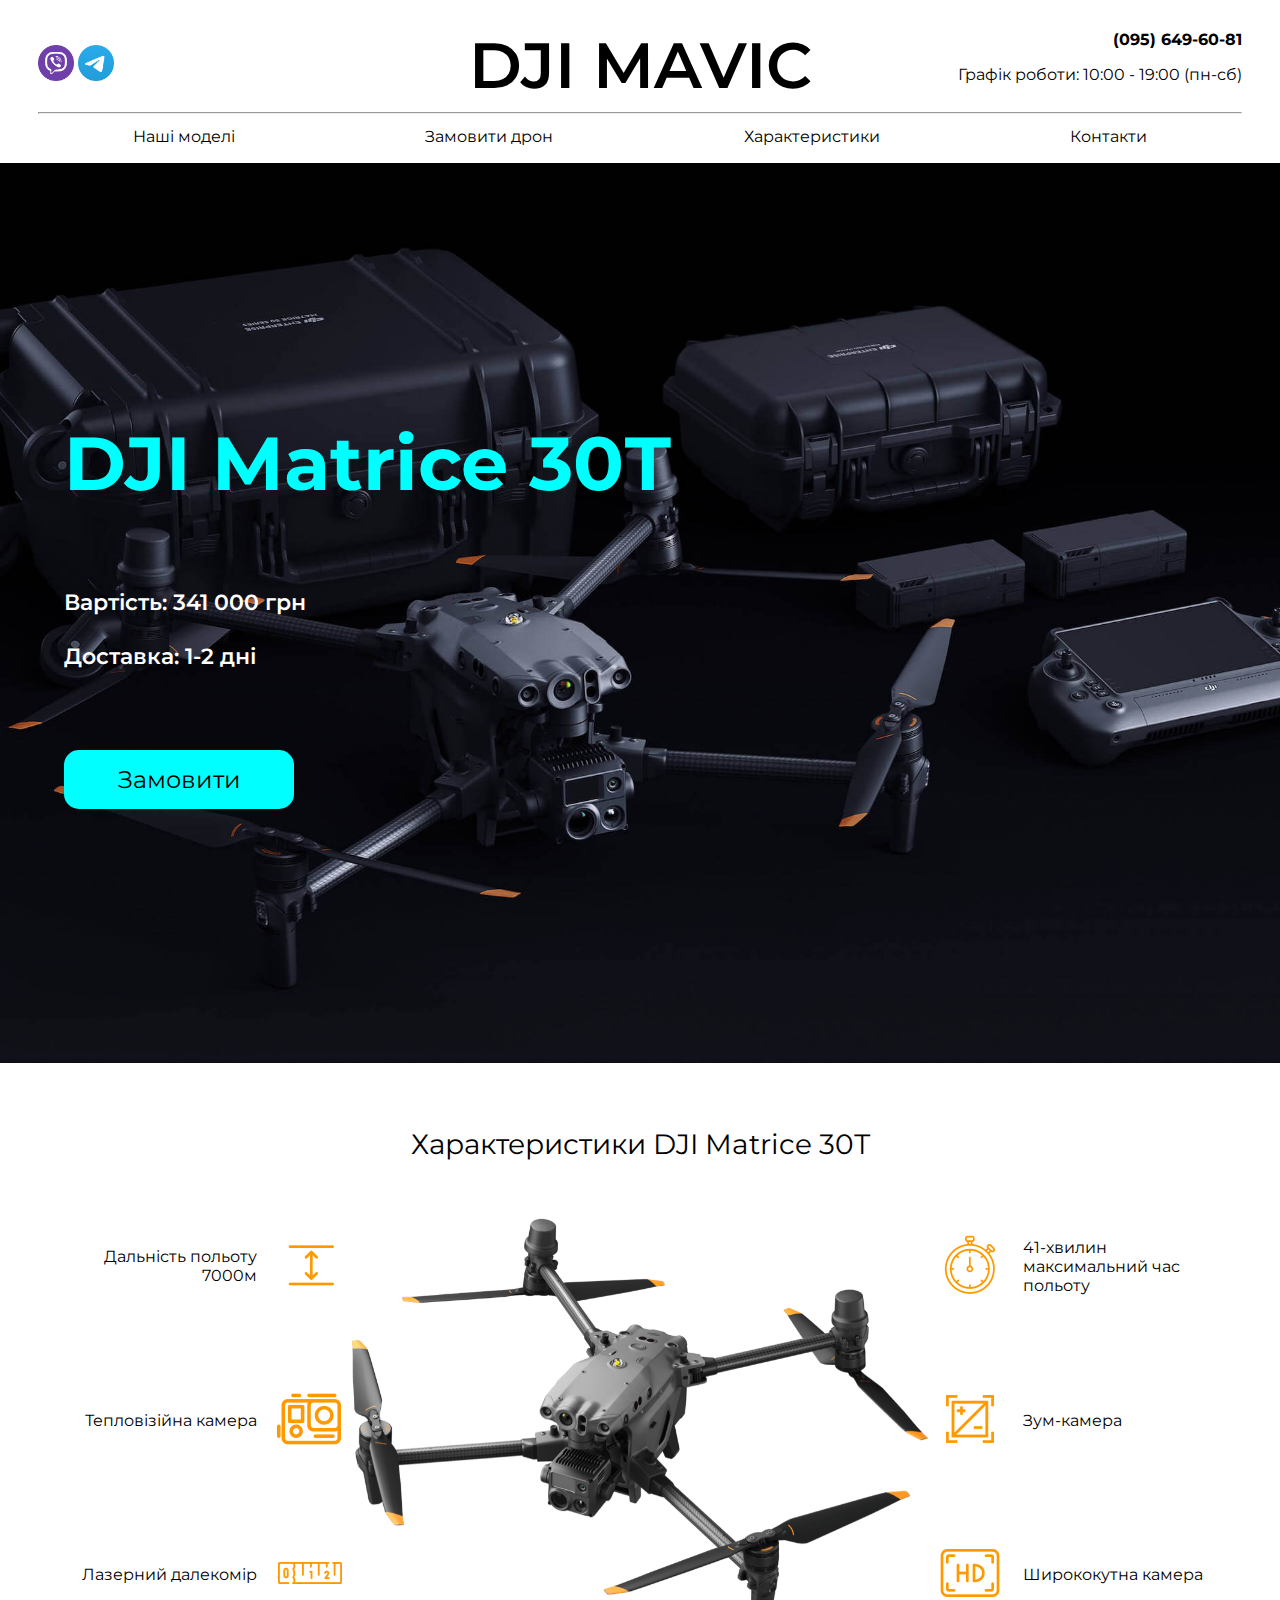
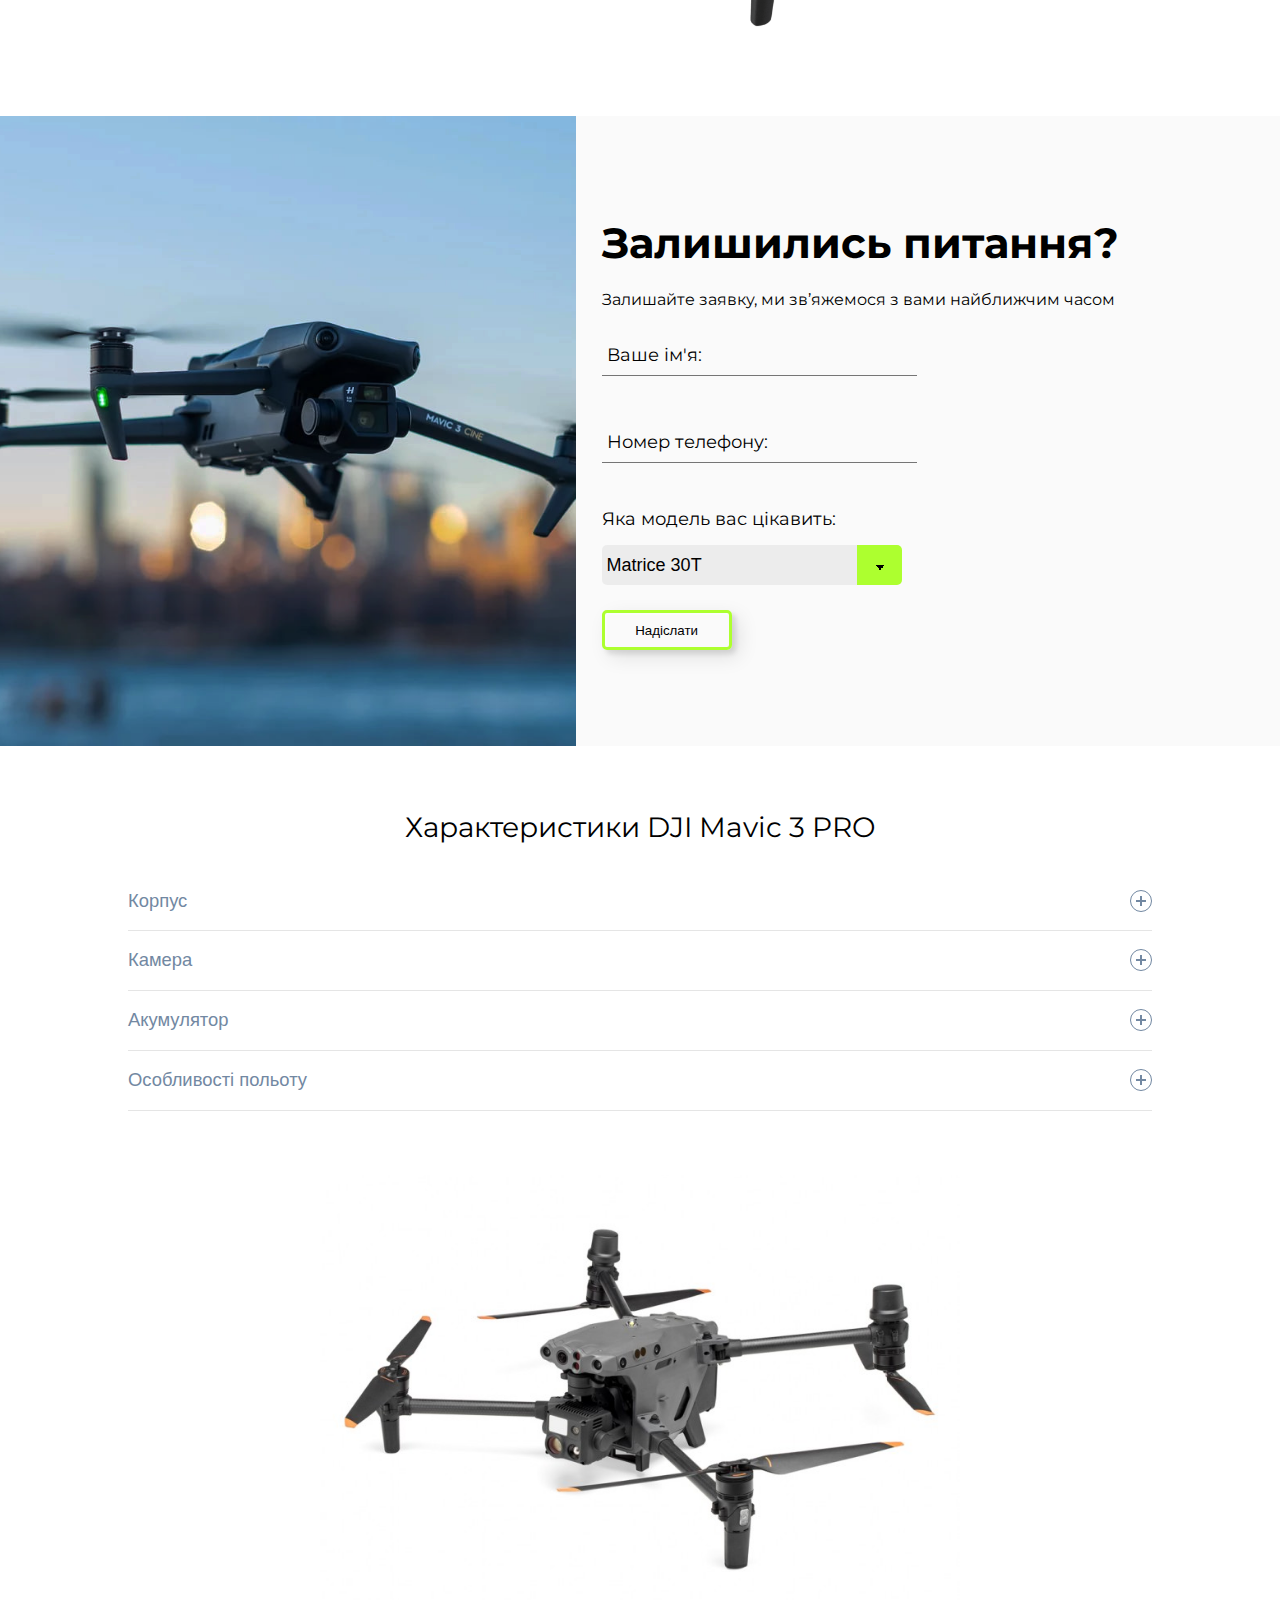
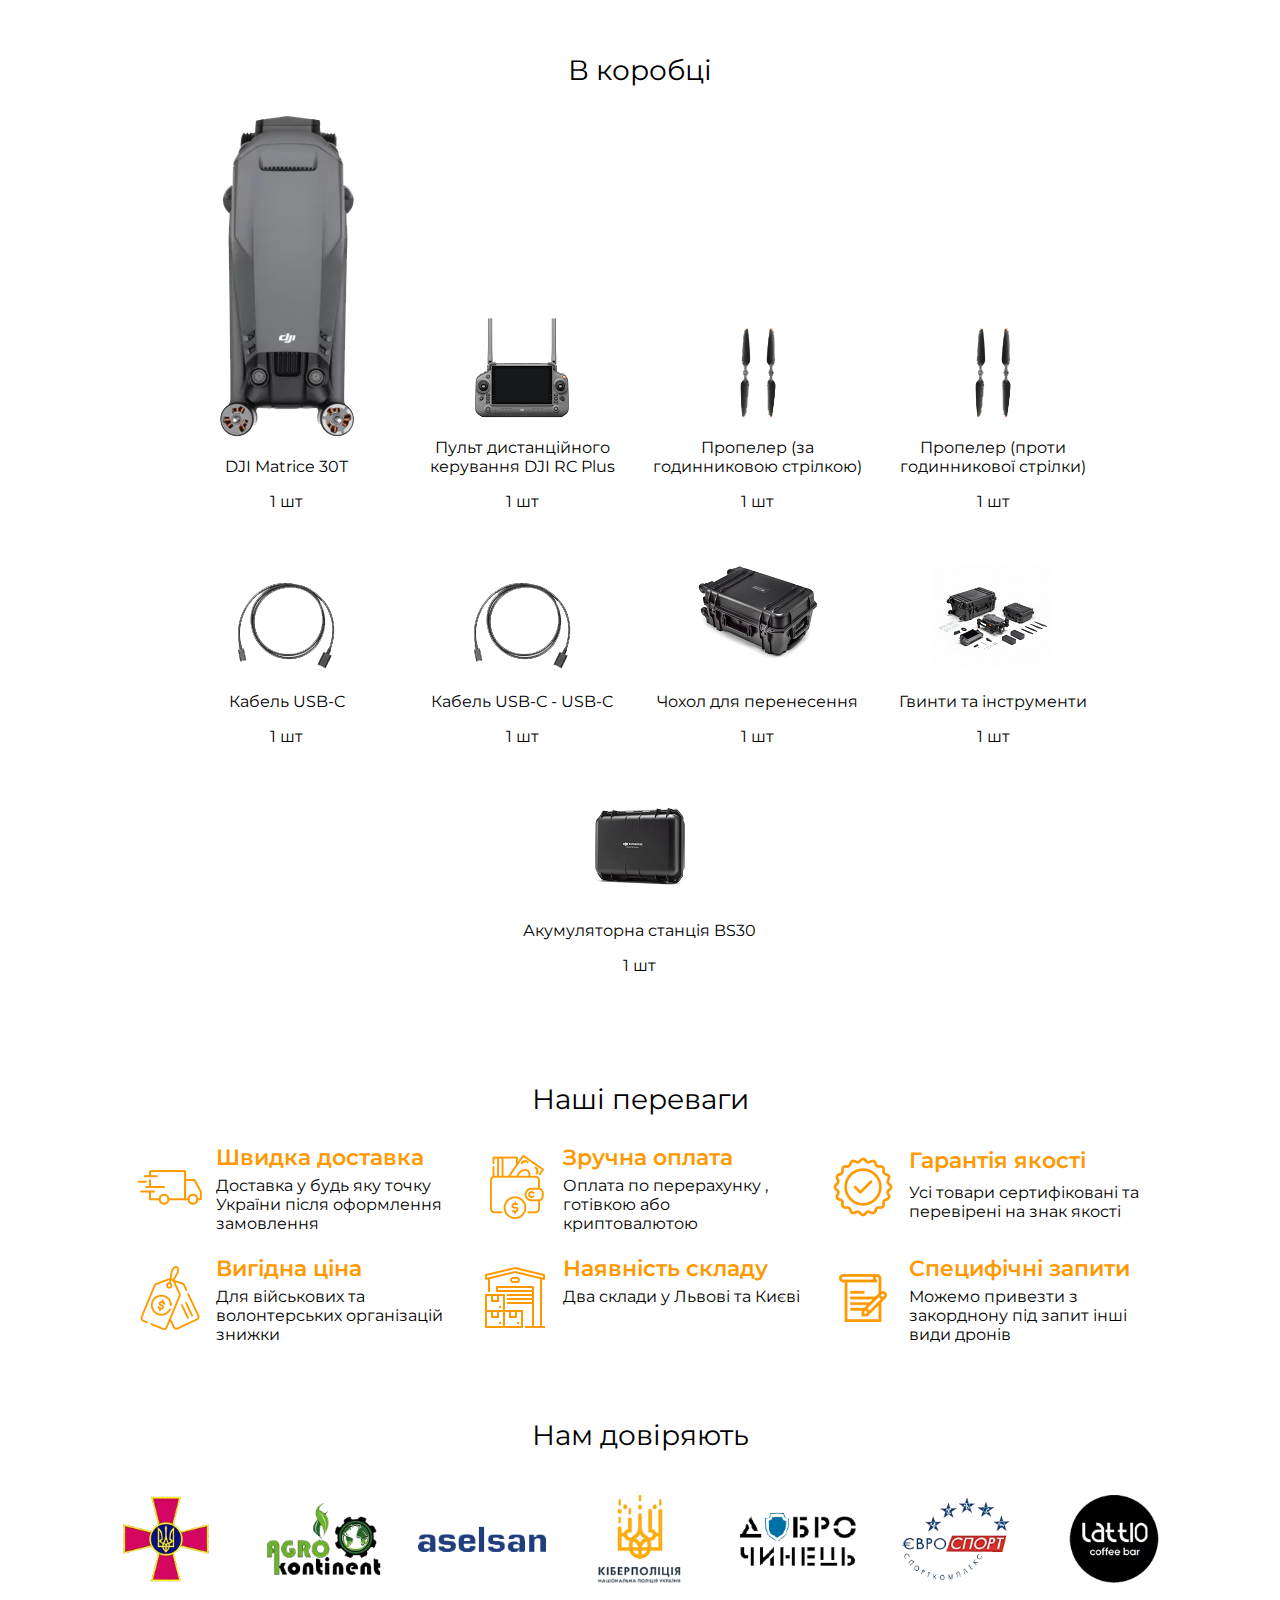
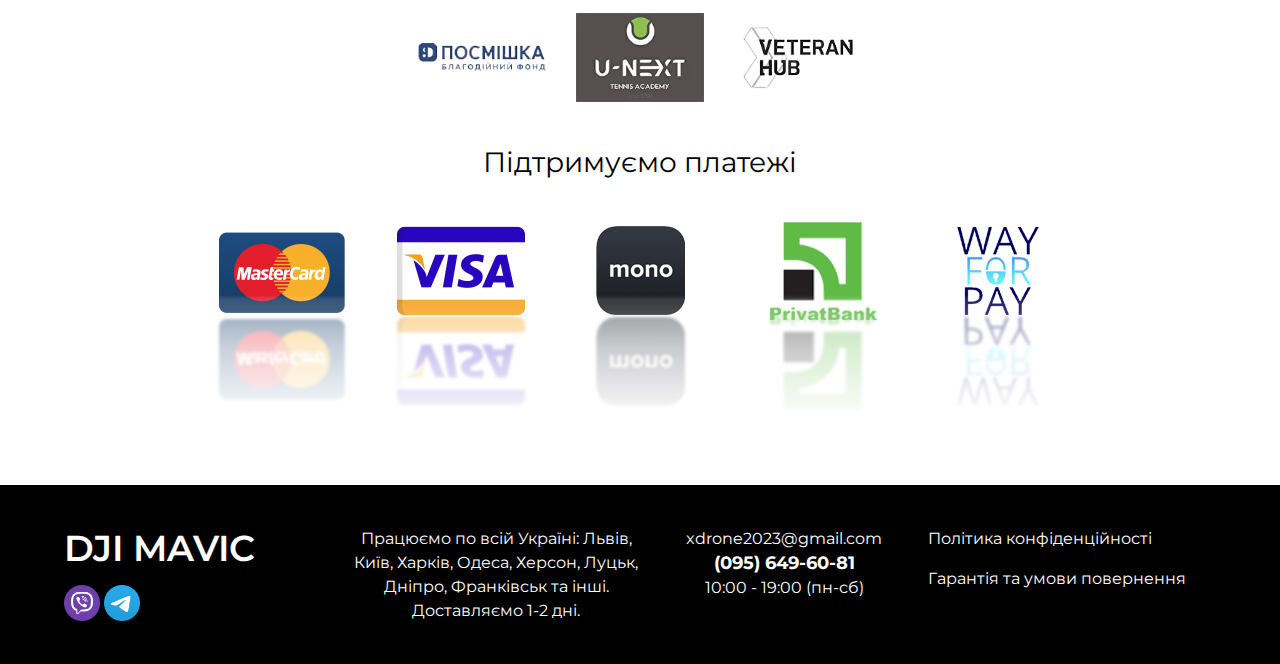
<file: DJIMatrice30Т.html>
<!DOCTYPE html>
<html lang="en">

<head>
    <meta charset="UTF-8">
    <meta http-equiv="X-UA-Compatible" content="IE=edge">
    <meta name="viewport" content="width=device-width, initial-scale=1.0">
    <title>DJI Matrice 30Т</title>
    <link rel="icon" type="image/x-icon" href="img/favicon.png">
    <link rel="stylesheet" href="style.css">
    <link rel="stylesheet" href="mavic.css">
</head>

<body>
    <!-- Sidebar -->
    <aside>
        <div id="mySidenav" class="sidenav">
            <a href="javascript:void(0)" class="closebtn" onclick="closeNav()">&times;</a>
            <a href="index.html"><span style="font-size: 42px; font-weight: 600;">DJI MAVIC</span></a>
            <div class="sideNavLinks">
                <a href="index.html#ourModels" onclick="closeNav()">Наші моделі</a>
                <a href="#contactForm" onclick="closeNav()">Замовити дрон</a>
                <a href="#characteristics" onclick="closeNav()">Характеристики</a>
                <!-- <a href="#">Документи</a> -->
                <a href="#contacts" onclick="closeNav()">Контакти</a>
            </div>
            <div class="infoBoxHeader" style="padding-bottom: 50px;">
                <a href="tel:+380956496081" class="number">(095) 649-60-81</a>
                <p class="graphicWork">Графік роботи: 10:00 - 19:00 (пн-сб)</p>
            </div>
        </div>
    </aside>
    <header class="header">
        <div class="navMenu">
            <div class="socialLinks hide">
                <a href="viber://chat?number=+380956496081"><img src="img/Header/viber.png" alt="Viber"></a>
                <a href="https://t.me/xdrone2023"><img src="img/Header/telegram.png" alt="Telegram"></a>
                <a href="https://wa.me/380956496081" class="hideB"><img src="img/Header/whatsapp.png"
                        alt="Whatsapp"></a>
            </div>
            <div class="logo">
                <a href="index.html" class="logoLink">DJI MAVIC</a>
            </div>
            <div class="infoBoxHeader">
                <a href="tel:+380956496081" class="number">(095) 649-60-81</a>
                <p class="graphicWork hide">Графік роботи: 10:00 - 19:00 (пн-сб)</p>
            </div>
            <!-- Button sidebar -->
            <div class="menuButton">
                <span style="font-size:30px;cursor:pointer" onclick="openNav()">&#9776;</span>
            </div>
        </div>
        <hr class="hide">
        <div class="navLinks hide">
            <a href="index.html#ourModels">Наші моделі</a>
            <a href="#contactForm">Замовити дрон</a>
            <a href="#characteristics">Характеристики</a>
            <!-- <a href="#">Документи</a> -->
            <a href="#contacts">Контакти</a>
        </div>
    </header>
    <!-- Banner -->
    <div class="droneBannerMatrice">
        <div class="droneTitile">
            <h1>DJI Matrice 30Т</h1>
            <p class="dronePrice">Вартість: 341 000 грн<br>
                <br>Доставка: 1-2 дні
            </p>
            <a href="#contactForm" style="text-decoration: none;">
                <div class="btnBuy">
                    Замовити
                </div>
            </a>
        </div>
    </div>
    <!-- Характеристики -->
    <div class="characteristics">
        <p class="chapterTitle">Характеристики DJI Matrice 30Т</p>
        <div class="containercharacteristics">
            <div class="characteristicsItemBoxOne">
                <div class="BoxOneItemOne textRight">Дальність польоту 7000м</div>
                <div class="BoxOneItemOnePhoto"><img src="img/Drons/DJIMatrice/heights.png" alt=""></div>
                <div class="BoxOneItemTwo textRight">Тепловізійна камера</div>
                <div class="BoxOneItemTwoPhoto"><img src="img/Drons/DJIMavic3/GoPro.png" alt=""></div>
                <div class="BoxOneItemThree textRight">Лазерний далекомір</div>
                <div class="BoxOneItemThreePhoto"><img src="img/Drons/DJIMatrice/centimeter.png" alt=""></div>
            </div>
            <div class="characteristicsPhoto">
                <img src="img/Drons/Matrice30Т.png" alt="">
            </div>
            <div class="characteristicsItemBoxTwo">
                <div class="BoxTwoItemOne">41-хвилин максимальний час польоту</div>
                <div class="BoxTwoItemOnePhoto"><img src="img/Drons/DJIMavic3/Stopwatch.png" alt=""></div>
                <div class="BoxTwoItemTwo">Зум-камера</div>
                <div class="BoxTwoItemTwoPhoto"><img src="img/Drons/DJIMavic3/Zoom.png" alt=""></div>
                <div class="BoxTwoItemThree">Ширококутна камера</div>
                <div class="BoxTwoItemThreePhoto"><img src="img/Drons/DJIMavic3/HD.png" alt=""></div>
            </div>
        </div>
    </div>
    <!-- Contact Form -->
    <div class="contactForm" id="contactForm">
        <div class="contactFormPhoto"></div>
        <div class="contactFormText">
            <p style="font-size: 42px; margin: 1% 0;"><strong>Залишились питання?</strong></p>
            <p style="margin-bottom: 25px;">Залишайте заявку, ми зв’яжемося з вами найближчим часом</p>
            <form action="https://formspree.io/f/xknalngl" method="POST">
                <div class="group">
                    <input type="name" name="name" required>
                    <span class="highlight"></span>
                    <span class="bar"></span>
                    <label>Ваше ім'я:</label>
                </div>
                <!-- <div class="group">
                        <input type="email" name="email" required>
                        <span class="highlight"></span>
                        <span class="bar"></span>
                        <label>Email:</label>
                    </div> -->
                <div class="group">
                    <input type="phone" name="phone" required>
                    <span class="highlight"></span>
                    <span class="bar"></span>
                    <label>Номер телефону:</label>
                </div>
                <span style="font-size: 18px; margin-bottom: 15px;">Яка модель вас цікавить:</span>
                <select id="model" name="model" class="classic">
                    <option value="choose">Вибрати</option>
                    <option value="mavic3Pro">Mavic3Pro</option>
                    <option value="flyCombo">Mavic Fly More Combo</option>
                    <option value="mavic3Т">Mavic 3Т</option>
                    <option value="mavicClassic">Mavic Classic</option>
                    <option value="matrice30Т" selected>Matrice 30Т</option>
                    <option value="mavic3">Mavic 3</option>
                </select>
                <!-- your other form fields go here -->
                <button type="submit" class="custom-btn btn-send"><span>Надіслати</span></button>
            </form>
        </div>
    </div>
    <!-- Характеристики 2-->
    <div class="characteristics" id="characteristics">
        <p class="chapterTitle">Характеристики DJI Mavic 3 PRO</p>
        <div class="containerFAQ">
            <div class="accordion">
                <!-- Корпус -->
                <div class="accordion-item">
                    <button id="accordion-button-1" aria-expanded="false"><span
                            class="accordion-title">Корпус</span><span class="icon" aria-hidden="true"></span></button>
                    <div class="accordion-content">
                        <p><b>Тип двигуна:</b> Безколекторний</p>
                        <hr>
                        <p><b>Кількість двигунів:</b> 4 шт</p>
                        <hr>
                        <p><b>Системи супутникового позиціонування:</b> GPS+GLONASS+GALILEO+BEIDOU</p>
                        <hr>
                        <p><b>Датчики перешкод:</b> Так (Вгору/вниз/назад/убік: 0,5-33 м; Вперед: 0,6-38 м)</p>
                        <hr>
                        <p><b>Колір:</b> Чорний</p>
                        <hr>
                        <p><b>Матеріал корпусу:</b> карбон, клас захисту: IP55</p>
                        <hr>
                        <p><b>Максимальна швидкість:</b> 82,3 км/год</p>
                        <hr>
                        <p><b>Вага (включаючи дві батареї):</b> 3770 ± 10 г</p>
                        <hr>
                        <p><b>Розміри розкладеному вигляді (без пропелерів):</b> 470×585×215 мм;</p>
                    </div>
                </div>
                <!-- Камера -->
                <div class="accordion-item">
                    <button id="accordion-button-2" aria-expanded="false"><span
                            class="accordion-title">Камера</span><span class="icon" aria-hidden="true"></span></button>
                    <div class="accordion-content">
                        <p><b>Якість зображення:</b> Zoom камера: 1/2 "CMOS, 48 MП</p>
                        <hr>
                        <p><b>Ширококутна камера:</b> 1/2" CMOS, 12 MП. Тепловізонна камера: VOx, 640×512, 12 um. FPV
                            камера: 1920 1080, 30 fps</p>
                        <hr>
                        <p><b>Лазерний далекомір:</b> Діапазон: 3 м – 1200 м</p>
                        <hr>
                        <p><b>Зум:</b> 5x-16x оптичний зум, 200x макс. Гібридний Зум</p>
                        <hr>
                        <p><b>Підвіс камери:</b> Стабілізація по трьох осях</p>
                    </div>
                </div>
                <!-- Акумулятор -->
                <div class="accordion-item">
                    <button id="accordion-button-3" aria-expanded="false"><span
                            class="accordion-title">Акумулятор</span><span class="icon"
                            aria-hidden="true"></span></button>
                    <div class="accordion-content">
                        <p><b>Час польоту:</b> 41 хвилина</p>
                        <hr>
                        <p><b>Місткість акумулятора:</b> 5880 мАг;</p>
                        <hr>
                        <p><b>Живлення:</b> 26,1v</p>
                        <hr>
                        <p><b>Тип акумулятора:</b> Li-Ion 6S</p>
                        <hr>
                        <p><b>Час заряджання акумулятора:</b> 50 хвилин</p>
                    </div>
                </div>
                <!-- Особливості польоту -->
                <div class="accordion-item">
                    <button id="accordion-button-3" aria-expanded="false"><span class="accordion-title">Особливості
                            польоту</span><span class="icon" aria-hidden="true"></span></button>
                    <div class="accordion-content">
                        <p>Легко витримує несприятливі погодні умови та температури в діапазоні від -20°C ~ 50°C</p>
                        <hr>
                        <p>Датчики подвійного бачення та ToF є на всіх шести сторонах дрону</p>
                        <hr>
                        <p>Повернення на точку зльоту</p>
                        <hr>
                        <p>Безпека даних користувача: хмарний API, очищення всіх даних одним натисканням, шифрування
                            AES-256 для передачі відео, AES SD-карти і AES-шифрування</p>
                    </div>
                </div>
            </div>
        </div>
    </div>
    <!-- Slider -->
    <div class="sliderBox">
        <div class="slider">
            <div class="slides">
                <div>
                    <img src="img/Drons/DJIMatrice/MatriceSlider.jpg" alt="">
                </div>
                <div>
                    <img src="img/Drons/DJIMatrice/MatriceSliderTwo.jpg" alt="">
                </div>
                <div>
                    <img src="img/Drons/DJIMatrice/MatriceSliderThree.jpg" alt="">
                </div>
            </div>
        </div>
    </div>
    <!-- In Box -->
    <div class="inBox">
        <p class="chapterTitle">В коробці</p>
        <div class="inBoxBlock">
            <div class="inBoxCard">
                <div class="inBoxCardCenter">
                    <img src="img/Drons/DJIMavic3/Mavic.png" alt="">
                </div>
                <div class="inBoxCardCenter">
                    <p>DJI Matrice 30Т</p>
                    <p>1 шт</p>
                </div>
            </div>
            <div class="inBoxCard">
                <div class="inBoxCardCenter">
                    <img src="img/Drons/DJIMatrice/Remote.png" alt="">
                </div>
                <div class="inBoxCardCenter">
                    <p>Пульт дистанційного керування DJI RC Plus</p>
                    <p>1 шт</p>
                </div>
            </div>
            <div class="inBoxCard">
                <div class="inBoxCardCenter">
                    <img src="img/Drons/DJIMatrice/Propellers.png" alt="">
                </div>
                <div class="inBoxCardCenter">
                    <p>Пропелер (за годинниковою стрілкою)</p>
                    <p>1 шт</p>
                </div>
            </div>
            <div class="inBoxCard">
                <div class="inBoxCardCenter">
                    <img src="img/Drons/DJIMatrice/Propellers.png" alt="">
                </div>
                <div class="inBoxCardCenter">
                    <p>Пропелер (проти годинникової стрілки)</p>
                    <p>1 шт</p>
                </div>
            </div>
            <div class="inBoxCard">
                <div class="inBoxCardCenter">
                    <img src="img/Drons/DJIMatrice/CommunicationCable.png" alt="">
                </div>
                <div class="inBoxCardCenter">
                    <p>Кабель USB-C</p>
                    <p>1 шт</p>
                </div>
            </div>
            <div class="inBoxCard">
                <div class="inBoxCardCenter">
                    <img src="img/Drons/DJIMatrice/CommunicationCable.png" alt="">
                </div>
                <div class="inBoxCardCenter">
                    <p>Кабель USB-C - USB-C</p>
                    <p>1 шт</p>
                </div>
            </div>
            <div class="inBoxCard">
                <div class="inBoxCardCenter">
                    <img src="img/Drons/DJIMatrice/Cover.png" alt="">
                </div>
                <div class="inBoxCardCenter">
                    <p>Чохол для перенесення</p>
                    <p>1 шт</p>
                </div>
            </div>
            <div class="inBoxCard">
                <div class="inBoxCardCenter">
                    <img src="img/Drons/DJIMatrice/Instrument.png" alt="">
                </div>
                <div class="inBoxCardCenter">
                    <p>Гвинти та інструменти</p>
                    <p>1 шт</p>
                </div>
            </div>
            <div class="inBoxCard">
                <div class="inBoxCardCenter">
                    <img src="img/Drons/DJIMatrice/Baterry.png" alt="">
                </div>
                <div class="inBoxCardCenter">
                    <p>Акумуляторна станція BS30</p>
                    <p>1 шт</p>
                </div>
            </div>
        </div>
    </div>
    <!-- Переваги -->
    <div class="advantages">
        <p class="chapterTitle">Наші переваги</p>
        <div class="containeradvantages">
            <div class="advantagesCardOne">
                <div class="cardPhotoOne advantagesIcon"><img src="img/Deliver.png" alt="Deliver"></div>
                <div class="cardTitleOne advantagesTitle">Швидка доставка</div>
                <div class="cardTextOne">Доставка у будь яку точку України після оформлення замовлення</div>
            </div>
            <div class="advantagesCardTwo">
                <div class="cardPhotoTwo advantagesIcon"><img src="img/Payment.png" alt=""></div>
                <div class="cardTitleTwo advantagesTitle">Зручна оплата</div>
                <div class="cardTextTwo">Оплата по перерахунку , готівкою або криптовалютою</div>
            </div>
            <div class="advantagesCardThree">
                <div class="cardPhotoThree advantagesIcon"><img src="img/Guarantee.png" alt=""></div>
                <div class="cardTitleThree advantagesTitle">Гарантія якості</div>
                <div class="cardTextThree">Усі товари сертифіковані та перевірені на знак якості</div>
            </div>
            <div class="advantagesCardFour">
                <div class="cardPhotoFour advantagesIcon"><img src="img/Price.png" alt=""></div>
                <div class="cardTitleFour advantagesTitle">Вигідна ціна</div>
                <div class="cardTextFour">Для військових та волонтерських організацій знижки</div>
            </div>
            <div class="advantagesCardFive">
                <div class="cardPhotoFive advantagesIcon"><img src="img/Storage.png" alt=""></div>
                <div class="cardTitleFive advantagesTitle">Наявність складу</div>
                <div class="cardTextFive">Два склади у Львові та Києві</div>
            </div>
            <div class="advantagesCardSix">
                <div class="cardPhotoSix advantagesIcon"><img src="img/Requests.png" alt=""></div>
                <div class="cardTitleSix advantagesTitle">Специфічні запити</div>
                <div class="cardTextSix">Можемо привезти з закорднону під запит інші види дронів</div>
            </div>
        </div>
    </div>
    <!-- Нам довіряють -->
    <div class="trust">
        <p class="chapterTitle">Нам довіряють</p>
        <div class="trustBlock">
            <img src="img/Trust/3CY.png" alt="">
            <img src="img/Trust/AgroContinent.png" alt="">
            <img src="img/Trust/Aselsan.png" alt="">
            <img src="img/Trust/CyberPolice.png" alt="">
            <img src="img/Trust/Dobrochinets.png" alt="">
            <img src="img/Trust/EuroSport.png" alt="">
            <img src="img/Trust/Lattio.png" alt="">
            <img src="img/Trust/Posmishka.png" alt="">
            <img src="img/Trust/U-next.png" alt="">
            <img src="img/Trust/VeteranHUB.png" alt="">
        </div>
    </div>
    <!-- Payments -->
    <div class="payment">
        <p class="chapterTitle">Підтримуємо платежі</p>
        <div class="paymentBlock">
            <div>
                <div class="masterCard"></div>
                <p class="hideB" style="text-align: center; margin: 0;">MasterCard</p>
            </div>
            <div>
                <div class="visa"></div>
                <p class="hideB" style="text-align: center; margin: 0;">VISA</p>
            </div>
            <div>
                <div class="monobank"></div>
                <p class="hideB" style="text-align: center; margin: 0;">Monobank</p>
            </div>
            <div>
                <div class="privatBank"></div>
                <p class="hideB" style="text-align: center; margin: 0;">ПриватБанк</p>
            </div>
            <div>
                <div class="wayForPay"></div>
                <p class="hideB" style="text-align: center; margin: 0;">Way For Pay</p>
            </div>
        </div>
    </div>
    <!-- Часті запитання-->
    <!-- <div class="characteristics">
        <p class="chapterTitle">Питання та відповіді</p>
        <div class="containerFAQ">
            <div class="accordion"> -->
    <!-- Чи потрібно оновлюватися -->
    <!-- <div class="accordion-item">
                    <button id="accordion-button-10" aria-expanded="false"><span class="accordion-title">Чи потрібно
                            оновлюватися до Mavic 3 Pro Series, якщо у мене вже є Mavic 3 або Mavic 3
                            Classic?</span><span class="icon" aria-hidden="true"></span></button>
                    <div class="accordion-content">
                        <p>Порівняно з Mavic 3 і Mavic 3 Classic, ми значно підвищили продуктивність зображення Mavic 3
                            Pro Series.</p>
                        <p>Серія Mavic 3 Pro включає перші флагманські дрони DJI із трьома камерами та кількома
                            фокусними відстанями. Він
                            використовує ту саму ширококутну камеру 4/3 CMOS Hasselblad, що й Mavic 3 і Mavic 3 Classic.
                            У порівнянні з Mavic 3, він
                            додає 1/1,3-дюймову CMOS-70-міліметрову телекамеру з ефективними пікселями 48 МП. Він також
                            має оновлену 1/2-дюймову
                            телекамеру CMOS 166 мм з ефективними пікселями 12 МП, що забезпечує більш гнучкі перспективи
                            аерофотозйомки, підвищуючи
                            творчу ефективність і свободу.</p>
                        <p>Усі три камери дронів серії Mavic 3 Pro підтримують зйомку відео 4K/60fps, а всі три камери
                            версії Cine підтримують
                            кодеки Apple ProRes 422/422 HQ/422 LT. Незалежно від того, яку версію ви виберете, ви будете
                            насолоджуватися професійним
                            творінням високого рівня.</p>
                        <p>Якщо вам потрібні додаткові параметри фокусної відстані, кращі творчі ефекти та робота з
                            більш виразною композицією та
                            детальнішими сюжетними деталями, серія Mavic 3 Pro задовольнить ваші потреби у зйомці.</p>
                        <p>Крім того, серія Mavic 3 Pro також підтримує кольорові режими Hasselblad Natural Color
                            Solution (HNCS), D-Log, D-Log M,
                            HLG та інші, які зберігають більше деталей зображення та сприяють більш ефективній градації
                            кольорів у пост-продакшні. .</p>
                    </div>
                </div>
            </div> -->
    <!-- </div> -->
    </div>
    <!-- Footer -->
    <footer>
        <div class="footerBox" id="contacts">
            <div style="margin: 15px 15px 15px 0;">
                <a href="index.html" class="logoLinkFooter">DJI MAVIC</a>
            </div>
            <div class="socialLinksFooter">
                <a href="viber://chat?number=+380956496081" class="hide"><img src="img/Header/viber.png"
                        alt="Viber"></a>
                <a href="https://t.me/xdrone2023"><img src="img/Header/telegram.png" alt="Telegram"></a>
                <a href="https://wa.me/380956496081" class="hideB"><img src="img/Header/whatsapp.png"
                        alt="Whatsapp"></a>
            </div>
        </div>
        <div class="footerBox">
            <p class="workIn">Працюємо по всій Україні: Львів, Київ, Харків, Одеса, Херсон, Луцьк, Дніпро, Франківськ та
                інші.
                Доставляємо 1-2 дні.</p>
        </div>
        <div class="footerBox">
            <p class="footerInfo">
                xdrone2023@gmail.com <br>
                <b style="font-size: 18px;"><a href="tel:+380956496081">(095) 649-60-81</a></b> <br>
                10:00 - 19:00 (пн-сб)
            </p>
        </div>
        <div class="footerBox">
            <a href="">
                <p class="footerInfoLink">Політика конфіденційності</p>
            </a>
            <a href="">
                <p class="footerInfoLink">Гарантія та умови повернення</p>
            </a>
        </div>
    </footer>

    <script src="js/script.js"></script>
    <script src="js/mavic.js"></script>
</body>

</html>
</file>
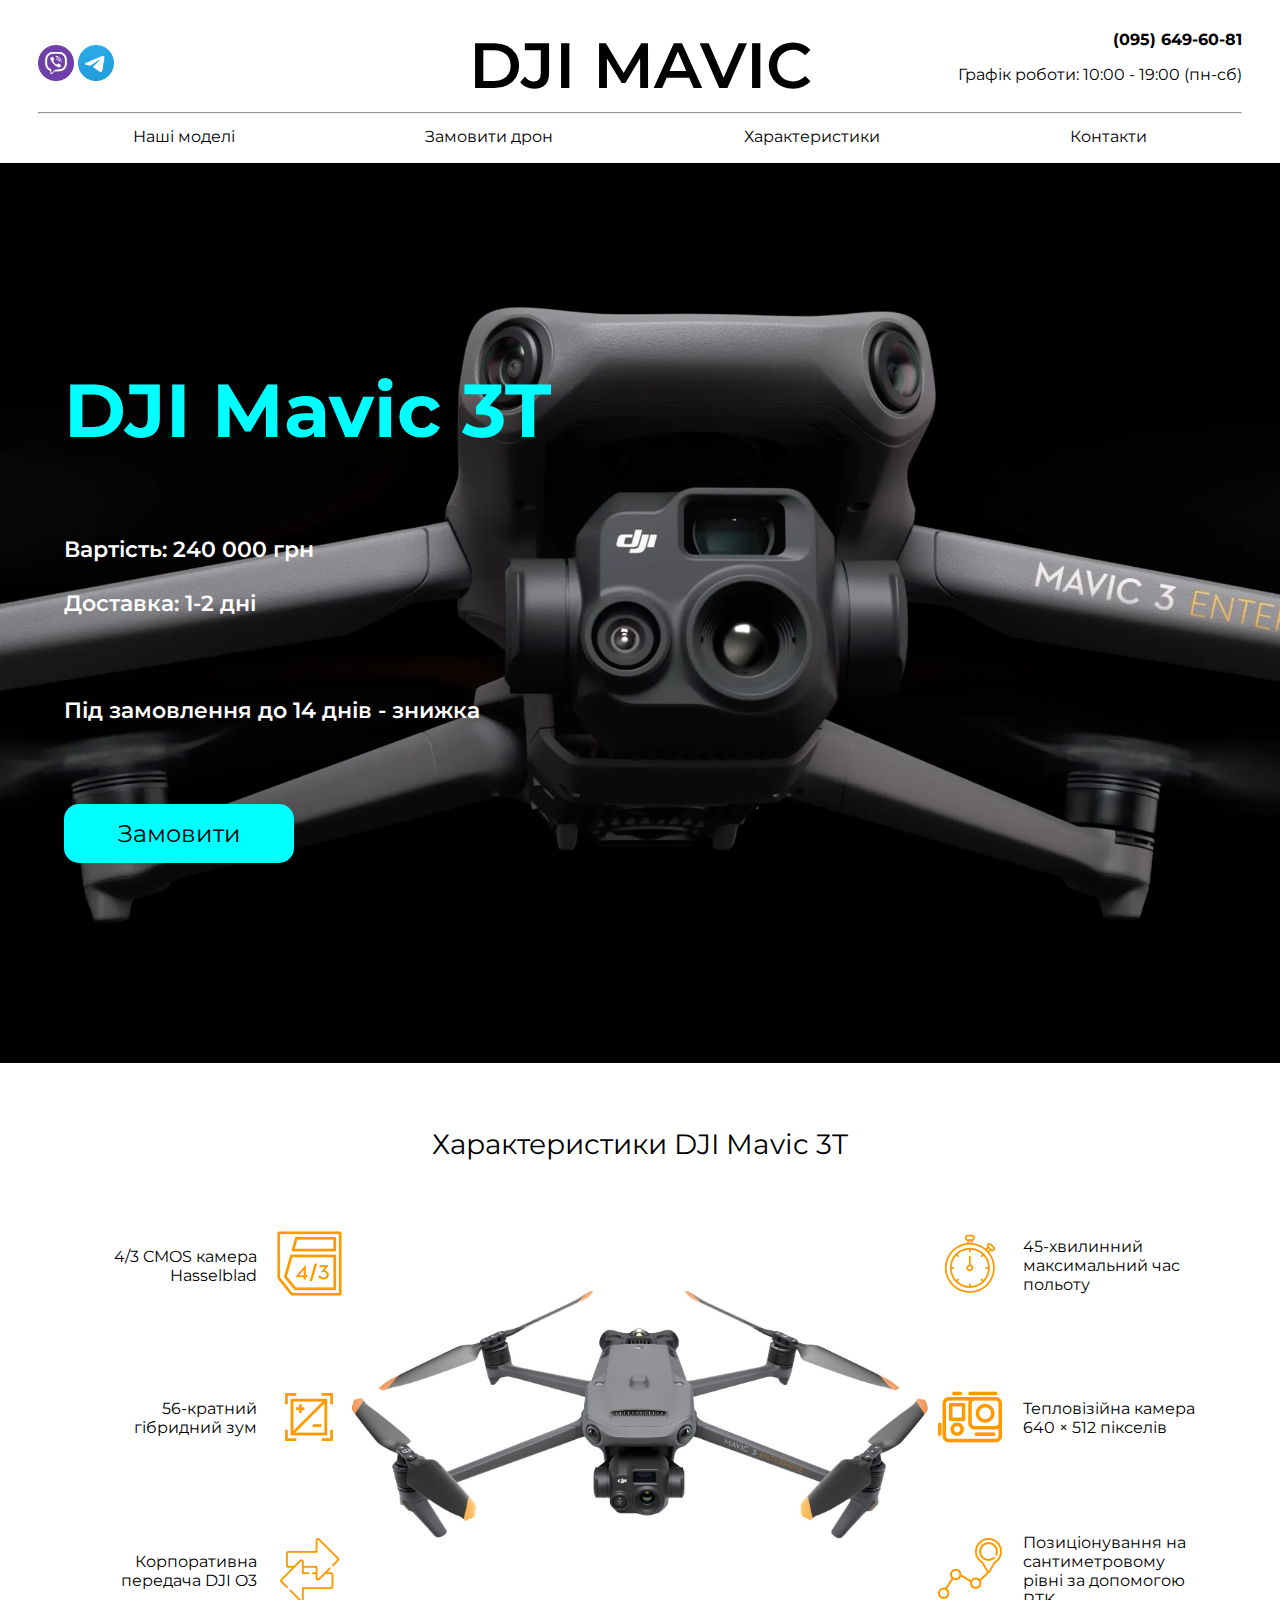
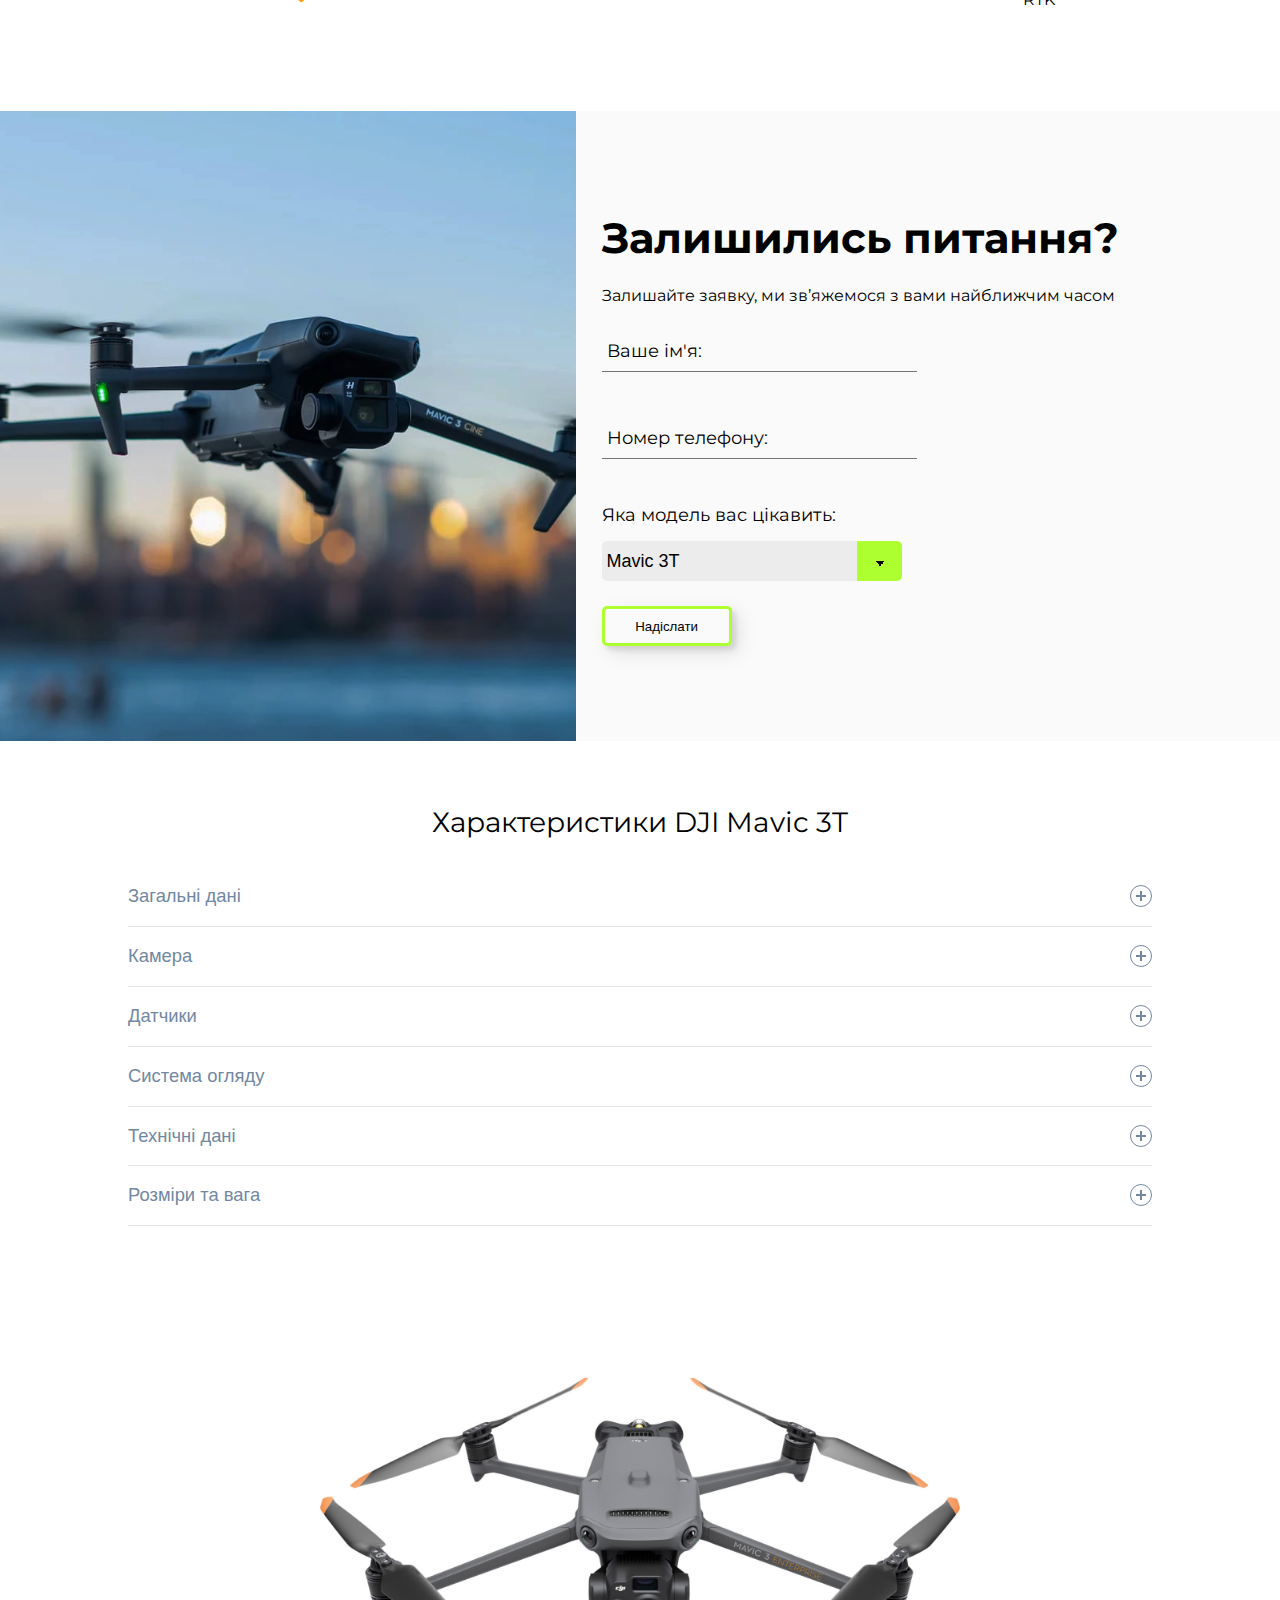
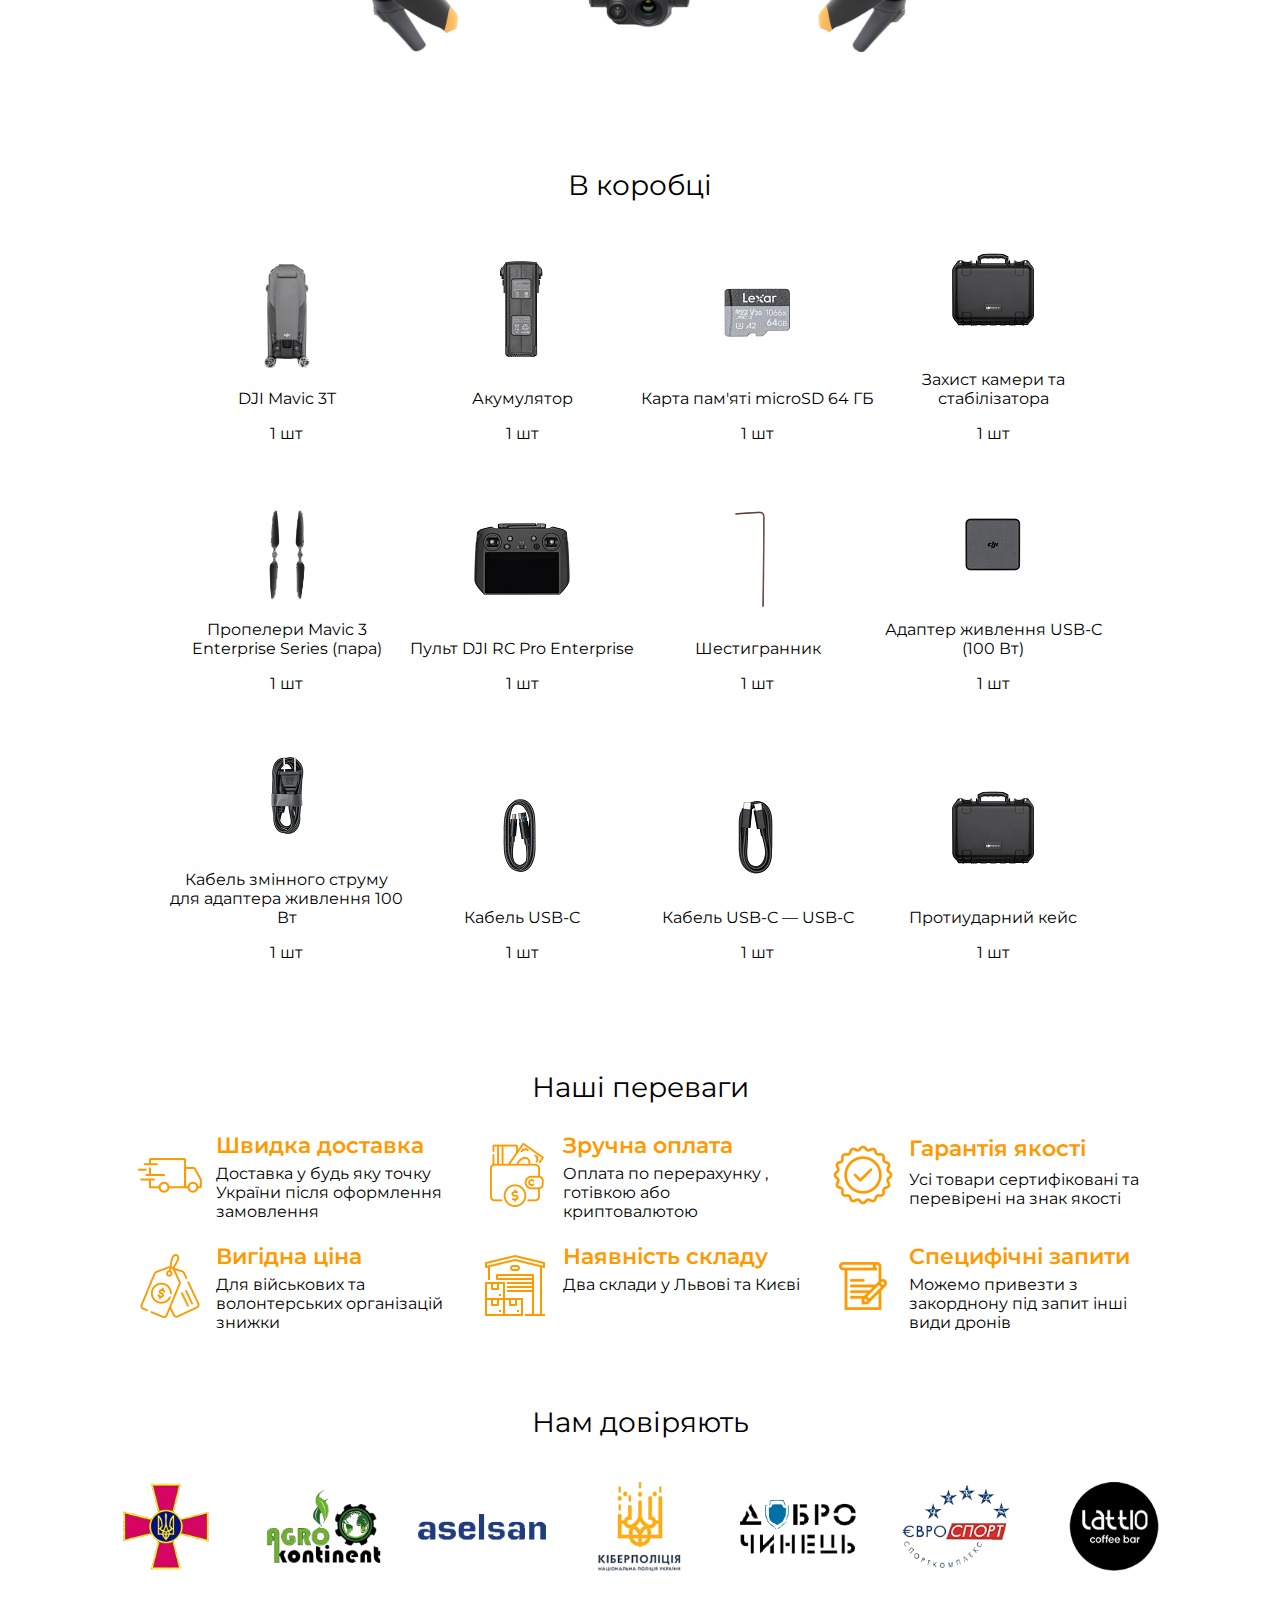
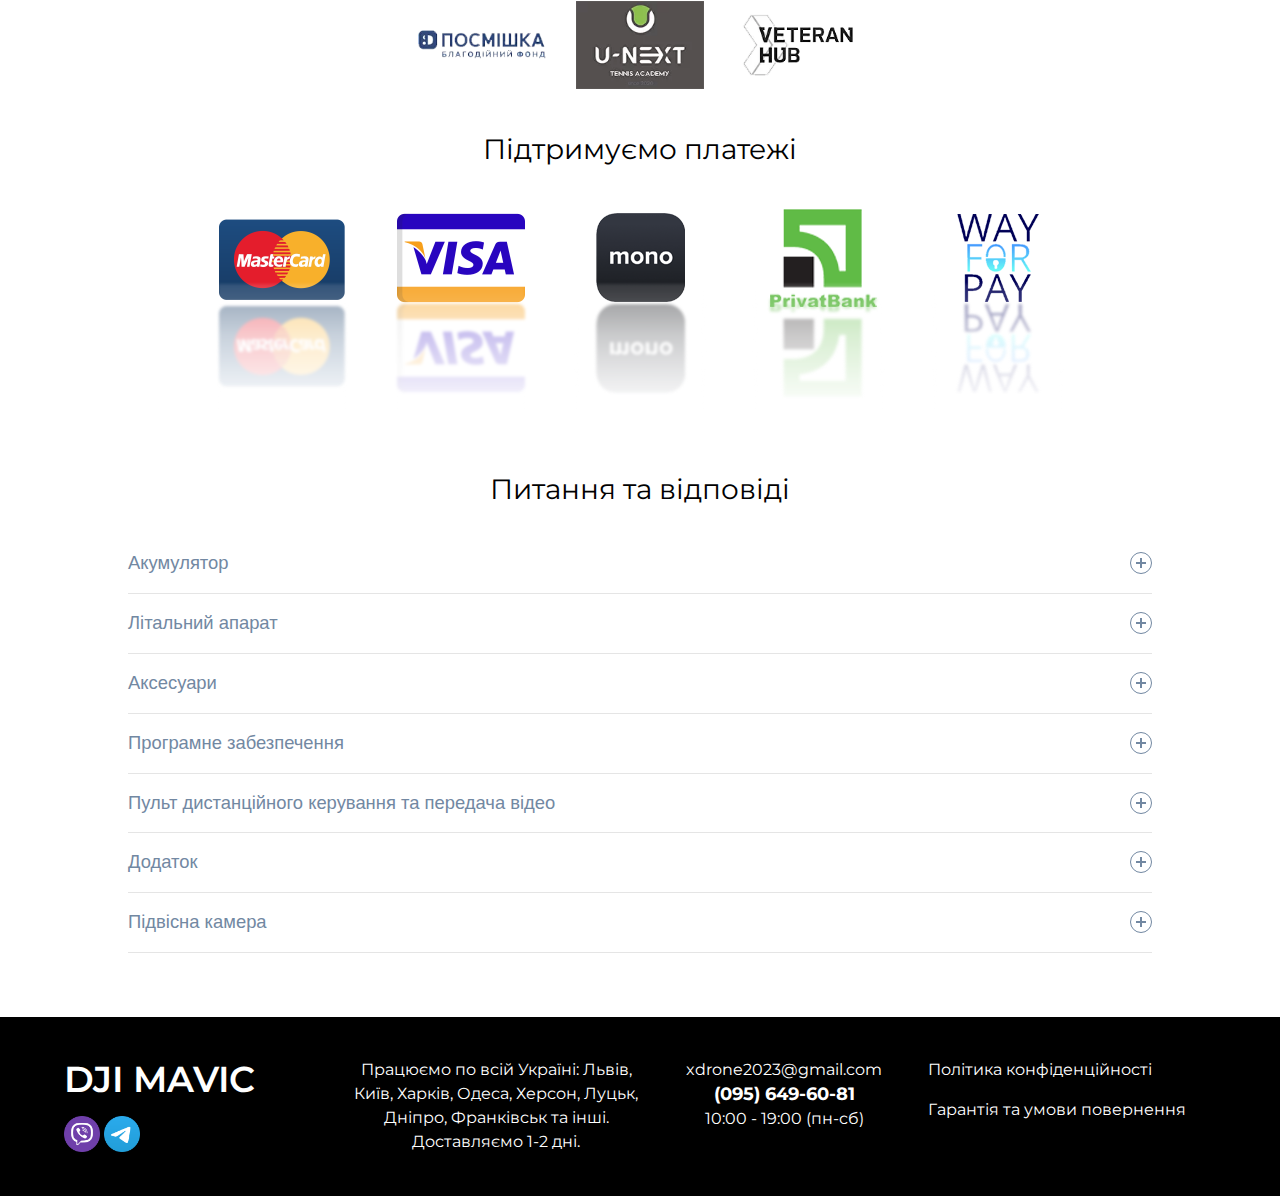
<file: DJIMavic3T.html>
<!DOCTYPE html>
<html lang="en">

<head>
    <meta charset="UTF-8">
    <meta http-equiv="X-UA-Compatible" content="IE=edge">
    <meta name="viewport" content="width=device-width, initial-scale=1.0">
    <title>DJI Mavic 3T</title>
    <link rel="icon" type="image/x-icon" href="img/favicon.png">
    <link rel="stylesheet" href="style.css">
    <link rel="stylesheet" href="mavic.css">
</head>

<body>
    <!-- Sidebar -->
    <aside>
        <div id="mySidenav" class="sidenav">
            <a href="javascript:void(0)" class="closebtn" onclick="closeNav()">&times;</a>
            <a href="index.html"><span style="font-size: 42px; font-weight: 600;">DJI MAVIC</span></a>
            <div class="sideNavLinks">
                <a href="index.html#ourModels" onclick="closeNav()">Наші моделі</a>
                <a href="#contactForm" onclick="closeNav()">Замовити дрон</a>
                <a href="#characteristics" onclick="closeNav()">Характеристики</a>
                <!-- <a href="#">Документи</a> -->
                <a href="#contacts" onclick="closeNav()">Контакти</a>
            </div>
            <div class="infoBoxHeader" style="padding-bottom: 50px;">
                <a href="tel:+380956496081" class="number">(095) 649-60-81</a>
                <p class="graphicWork">Графік роботи: 10:00 - 19:00 (пн-сб)</p>
            </div>
        </div>
    </aside>
    <header class="header">
        <div class="navMenu">
            <div class="socialLinks hide">
                <a href="viber://chat?number=+380956496081"><img src="img/Header/viber.png" alt="Viber"></a>
                <a href="https://t.me/xdrone2023"><img src="img/Header/telegram.png" alt="Telegram"></a>
                <a href="https://wa.me/380956496081" class="hideB"><img src="img/Header/whatsapp.png"
                        alt="Whatsapp"></a>
            </div>
            <div class="logo">
                <a href="index.html" class="logoLink">DJI MAVIC</a>
            </div>
            <div class="infoBoxHeader">
                <a href="tel:+380956496081" class="number">(095) 649-60-81</a>
                <p class="graphicWork hide">Графік роботи: 10:00 - 19:00 (пн-сб)</p>
            </div>
            <!-- Button sidebar -->
            <div class="menuButton">
                <span style="font-size:30px;cursor:pointer" onclick="openNav()">&#9776;</span>
            </div>
        </div>
        <hr class="hide">
        <div class="navLinks hide">
            <a href="index.html#ourModels">Наші моделі</a>
            <a href="#contactForm">Замовити дрон</a>
            <a href="#characteristics">Характеристики</a>
            <!-- <a href="#">Документи</a> -->
            <a href="#contacts">Контакти</a>
        </div>
    </header>
    <!-- Banner -->
    <div class="droneBanner3T">
        <div class="droneTitile">
            <h1>DJI Mavic 3T</h1>
            <p class="dronePrice">Вартість: 240 000 грн<br>
                <br>Доставка: 1-2 дні
            </p>
            <p class="dronePrice">Під замовлення до 14 днів - знижка</p>
            <a href="#contactForm" style="text-decoration: none;">
                <div class="btnBuy">
                    Замовити
                </div>
            </a>
        </div>
    </div>
    <!-- Характеристики -->
    <div class="characteristics">
        <p class="chapterTitle">Характеристики DJI Mavic 3T</p>
        <div class="containercharacteristics">
            <div class="characteristicsItemBoxOne">
                <div class="BoxOneItemOne textRight">4/3 CMOS камера Hasselblad</div>
                <div class="BoxOneItemOnePhoto"><img src="img/Drons/DJIMavic3/FourThree.png" alt=""></div>
                <div class="BoxOneItemTwo textRight">56-кратний гібридний зум</div>
                <div class="BoxOneItemTwoPhoto"><img src="img/Drons/DJIMavic3/Zoom.png" alt=""></div>
                <div class="BoxOneItemThree textRight">Корпоративна передача DJI O3</div>
                <div class="BoxOneItemThreePhoto"><img src="img/Drons/DJIMavic3/Transfer.png" alt=""></div>
            </div>
            <div class="characteristicsPhoto">
                <img src="img/Drons/DJI Mavic 3T.jpg" alt="">
            </div>
            <div class="characteristicsItemBoxTwo">
                <div class="BoxTwoItemOne">45-хвилинний максимальний час польоту</div>
                <div class="BoxTwoItemOnePhoto"><img src="img/Drons/DJIMavic3/Stopwatch.png" alt=""></div>
                <div class="BoxTwoItemTwo">Тепловізійна камера 640 × 512 пікселів</div>
                <div class="BoxTwoItemTwoPhoto"><img src="img/Drons/DJIMavic3/GoPro.png" alt=""></div>
                <div class="BoxTwoItemThree">Позиціонування на сантиметровому рівні за допомогою RTK</div>
                <div class="BoxTwoItemThreePhoto"><img src="img/Drons/DJIMavic3/Positioning.png" alt=""></div>
            </div>
        </div>
    </div>
    <!-- Contact Form -->
    <div class="contactForm" id="contactForm">
        <div class="contactFormPhoto"></div>
        <div class="contactFormText">
            <p style="font-size: 42px; margin: 1% 0;"><strong>Залишились питання?</strong></p>
            <p style="margin-bottom: 25px;">Залишайте заявку, ми зв’яжемося з вами найближчим часом</p>
            <form action="https://formspree.io/f/xknalngl" method="POST">
                <div class="group">
                    <input type="name" name="name" required>
                    <span class="highlight"></span>
                    <span class="bar"></span>
                    <label>Ваше ім'я:</label>
                </div>
                <!-- <div class="group">
                        <input type="email" name="email" required>
                        <span class="highlight"></span>
                        <span class="bar"></span>
                        <label>Email:</label>
                    </div> -->
                <div class="group">
                    <input type="phone" name="phone" required>
                    <span class="highlight"></span>
                    <span class="bar"></span>
                    <label>Номер телефону:</label>
                </div>
                <span style="font-size: 18px; margin-bottom: 15px;">Яка модель вас цікавить:</span>
                <select id="model" name="model" class="classic">
                    <option value="choose">Вибрати</option>
                    <option value="mavic3Pro">Mavic3Pro</option>
                    <option value="flyCombo">Mavic Fly More Combo</option>
                    <option value="mavic3Т" selected>Mavic 3Т</option>
                    <option value="mavicClassic">Mavic Classic</option>
                    <option value="matrice30Т">Matrice 30Т</option>
                    <option value="mavic3">Mavic 3</option>
                </select>
                <!-- your other form fields go here -->
                <button type="submit" class="custom-btn btn-send"><span>Надіслати</span></button>
            </form>
        </div>
    </div>
    <!-- Характеристики 2-->
    <div class="characteristics" id="characteristics">
        <p class="chapterTitle">Характеристики DJI Mavic 3T</p>
        <div class="containerFAQ">
            <div class="accordion">
                <!-- Загальні дані -->
                <div class="accordion-item">
                    <button id="accordion-button-1" aria-expanded="false"><span class="accordion-title">Загальні
                            дані</span><span class="icon" aria-hidden="true"></span></button>
                    <div class="accordion-content">
                        <p><b>Вигляд:</b> квадрокоптер</p>
                        <hr>
                        <p><b>Відстань дистанційного керування:</b> до 32 км</p>
                        <hr>
                        <p><b>Максимальна висота підйому:</b> 6000 м</p>
                        <hr>
                        <p><b>Максимальна швидкість:</b> 15 м/с (нормальний режим). Вперед: 21 м/с, убік: 20 м/с, назад:
                            19 м/с (спортивний режим)</p>
                        <hr>
                        <p><b>Загальний час польоту:</b> до 45 хвилин</p>
                        <hr>
                        <p><b>Максимальний час польоту:</b> 45 хвилин</p>
                        <hr>
                        <p><b>Максимальна дальність польоту:</b> до 30 км (без перешкод)</p>
                        <hr>
                        <p><b>Підтримка карт пам'яті:</b> Карта microSD SDXC або UHS-I ємністю до 2 ТБ</p>
                        <hr>
                        <p><b>Вбудована пам'ять:</b> немає даних</p>
                    </div>
                </div>
                <!-- Камера -->
                <div class="accordion-item">
                    <button id="accordion-button-3" aria-expanded="false"><span
                            class="accordion-title">Камера</span><span class="icon" aria-hidden="true"></span></button>
                    <div class="accordion-content">
                        <p><b>Матриця:</b> 1/2-дюймова матриця CMOS, Ефективні пікселі: 48 МП</p>
                        <hr>
                        <p><b>Об'єктив:</b> FOV: 84°. Еквівалент формату: 24 мм. Діафрагма: f/2,8. Фокусування: від 1 м
                            до ∞ (з автофокусом)</p>
                        <hr>
                        <p><b>Діапазон ISO:</b> Відео: 100-25600</p>
                        <hr>
                        <p><b>Діапазон витримки (електронний затвор):</b> 8-1/8000 s</p>
                        <hr>
                        <p><b>Максимальна роздільна здатність зображення:</b> 8000×6000</p>
                        <hr>
                        <p><b>Режими зйомки: Одиночний:</b> 12 МП/48 МП. Зйомка з таймером: 12 МП/48 МП. JPEG:
                            2/3/5/7/10/15/20/30/60 с*. Панорама: 12 МП
                            (необроблене зображення); 100 МП (зшите зображення). Інтелектуальна зйомка в умовах низького
                            освітлення: 12 МП</p>
                        <hr>
                        <p><b>Режими відеозйомки:</b> Apple ProRes 422 HQ. 5.1K: 5120×2700@24/25/30/48/50fps. DCI 4K:
                            4096×2160@24/25/30/48/50/60/
                            120*fps. 4K: 3840×2160@24/25/30/48/50/60/120*fps. H.264/H.265. 5.1K:
                            5120×2700@24/25/30/48/50fps. DCI
                            4K:4096×2160@24/25/30/48/50 /60/120*fps. 4K: 3840×2160@24/25/30/48/50/60/120*fps. FHD:
                            1920×1080p@24/25/30/48/50
                            /60/120*/200*fps.</p>
                        <hr>
                        <p><b>Максимальний бітрейт відео:</b> H.264/H.265 Бітрейт: 200 Мбіт/с</p>
                        <hr>
                        <p><b>Формати файлів:</b> Фото: JPEG/DNG (RAW); Відео: MP4/MOV (MPEG-4 AVC/H.264, HEVC/H.265)
                        </p>
                    </div>
                </div>
                <!-- Датчики -->
                <div class="accordion-item">
                    <button id="accordion-button-4" aria-expanded="false"><span
                            class="accordion-title">Датчики</span><span class="icon" aria-hidden="true"></span></button>
                    <div class="accordion-content">
                        <p>Встановлені датчики:Всіноспрямована бінокулярна система огляду, доповнена інфрачервоним
                            датчиком у нижній частині
                            літального апарату</p>
                        <p>Навігація:GPS + Galileo + Beidou</p>
                    </div>
                </div>
                <!-- Система огляду -->
                <div class="accordion-item">
                    <button id="accordion-button-5" aria-expanded="false"><span class="accordion-title">Система
                            огляду</span><span class="icon" aria-hidden="true"></span></button>
                    <div class="accordion-content">
                        <p><b>Умови функціонування:</b> Вперед, назад, вліво, вправо та вгору: Поверхня з чітким
                            малюнком та достатнім освітленням
                            (люкс>15). Вниз: Поверхня з чітким малюнком та достатнім освітленням (люкс>15). Дифузна
                            поверхня з дифузною відбивною
                            здатністю 20% (наприклад, стіна, дерево, людина)</p>
                    </div>
                </div>
                <!-- Технічні дані -->
                <div class="accordion-item">
                    <button id="accordion-button-6" aria-expanded="false"><span class="accordion-title">Технічні
                            дані</span><span class="icon" aria-hidden="true"></span></button>
                    <div class="accordion-content">
                        <p><b>Частота роботи пульта керування:</b> 2.4 GHz: 26 dBm (FCC), 20 dBm (CE/SRRC/MIC). 5.8 GHz:
                            26 dBm (FCC/SRRC), ≤14 dBm (CE)</p>
                        <hr>
                        <p><b>Керування:</b> Пульт ДК; мобільний пристрій</p>
                        <hr>
                        <p><b>Стабілізація:</b> 3-осьова (нахил, поворот, панорамування)</p>
                        <hr>
                        <p><b>Батарея:</b> 5000 мАч</p>
                        <hr>
                        <p><b>Мобільний додаток:</b> додаток DJI Fly для iOS 10.0 і вище; Android 5.0 та вище</p>
                        <hr>
                        <p><b>Якість трансляції:</b> немає даних</p>
                        <hr>
                        <p><b>Комплектація:</b> DJI Mavic 3E × 1. Акумулятор для інтелектуального польоту Mavic 3 × 1.
                            Мапа microSD 64GB × 1. Протектор
                            карданного шарніра × 1. Пропелери Mavic 3 Enterprise Series (пара) × 3. RC Pro Enterprise ×
                            1. Викрутка × 1. Адаптер
                            живлення USB-C (100 Вт) × 1. Кабель змінного струму для адаптера живлення 100 Вт × 1. Кабель
                            USB-C × 1. Кабель USB-C -
                            USB-C × 1. Захисний чохол × 1</p>
                    </div>
                </div>
                <!-- Розміри та вага -->
                <div class="accordion-item">
                    <button id="accordion-button-7" aria-expanded="false"><span class="accordion-title">Розміри та
                            вага</span><span class="icon" aria-hidden="true"></span></button>
                    <div class="accordion-content">
                        <p><b>Розміри:</b> У складеному вигляді (без пропелерів): 221×96,3×90,3 мм (Д×Ш×В). У
                            розкладеному вигляді (без пропелерів):
                            347,5×283×107,7 мм (Д×Ш×В)</p>
                        <p><b>Вага:</b> 920 г</p>
                    </div>
                </div>
            </div>
        </div>
    </div>
    <!-- Slider -->
    <div class="sliderBox">
        <div class="slider">
            <div class="slides">
                <div>
                    <img src="img/Drons/3T/3TSliderTwo.jpg" alt="">
                </div>
                <div>
                    <img src="img/Drons/3T/3TSliderThree.jpg" alt="">
                </div>
                <div>
                    <img src="img/Drons/3T/3TSliderFour.jpg" alt="">
                </div>
                <div>
                    <img src="img/Drons/3T/3TSliderFive.jpg" alt="">
                </div>
                <div>
                    <img src="img/Drons/3T/3TSliderSix.jpg" alt="">
                </div>
                <div>
                    <img src="img/Drons/3T/3TSliderSeven.jpg" alt="">
                </div>
            </div>
        </div>
    </div>
    <!-- In Box -->
    <div class="inBox">
        <p class="chapterTitle">В коробці</p>
        <div class="inBoxBlock">
            <div class="inBoxCard">
                <div class="inBoxCardCenter">
                    <img src="img/Drons/3T/Mavic.png" alt="">
                </div>
                <div class="inBoxCardCenter">
                    <p>DJI Mavic 3T</p>
                    <p>1 шт</p>
                </div>
            </div>
            <div class="inBoxCard">
                <div class="inBoxCardCenter">
                    <img src="img/Drons/3T/Acum.png" alt="">
                </div>
                <div class="inBoxCardCenter">
                    <p>Акумулятор</p>
                    <p>1 шт</p>
                </div>
            </div>
            <div class="inBoxCard">
                <div class="inBoxCardCenter">
                    <img src="img/Drons/3T/FleshCard.png" alt="">
                </div>
                <div class="inBoxCardCenter">
                    <p>Карта пам'яті microSD 64 ГБ</p>
                    <p>1 шт</p>
                </div>
            </div>
            <div class="inBoxCard">
                <div class="inBoxCardCenter">
                    <img src="img/Drons/3T/Cover.png" alt="">
                </div>
                <div class="inBoxCardCenter">
                    <p>Захист камери та стабілізатора</p>
                    <p>1 шт</p>
                </div>
            </div>
            <div class="inBoxCard">
                <div class="inBoxCardCenter">
                    <img src="img/Drons/3T/Propellers.png" alt="">
                </div>
                <div class="inBoxCardCenter">
                    <p>Пропелери Mavic 3 Enterprise Series (пара)</p>
                    <p>1 шт</p>
                </div>
            </div>
            <div class="inBoxCard">
                <div class="inBoxCardCenter">
                    <img src="img/Drons/3T/Remove.png" alt="">
                </div>
                <div class="inBoxCardCenter">
                    <p>Пульт DJI RC Pro Enterprise</p>
                    <p>1 шт</p>
                </div>
            </div>
            <div class="inBoxCard">
                <div class="inBoxCardCenter">
                    <img src="img/Drons/3T/Hexahedron.png" alt="">
                </div>
                <div class="inBoxCardCenter">
                    <p>Шестигранник</p>
                    <p>1 шт</p>
                </div>
            </div>
            <div class="inBoxCard">
                <div class="inBoxCardCenter">
                    <img src="img/Drons/3T/Power adapter.png" alt="">
                </div>
                <div class="inBoxCardCenter">
                    <p>Адаптер живлення USB-C (100 Вт)</p>
                    <p>1 шт</p>
                </div>
            </div>
            <div class="inBoxCard">
                <div class="inBoxCardCenter">
                    <img src="img/Drons/3T/ACcable.png" alt="">
                </div>
                <div class="inBoxCardCenter">
                    <p>Кабель змінного струму для адаптера живлення 100 Вт</p>
                    <p>1 шт</p>
                </div>
            </div>
            <div class="inBoxCard">
                <div class="inBoxCardCenter">
                    <img src="img/Drons/3T/Cable.png" alt="">
                </div>
                <div class="inBoxCardCenter">
                    <p>Кабель USB-C</p>
                    <p>1 шт</p>
                </div>
            </div>
            <div class="inBoxCard">
                <div class="inBoxCardCenter">
                    <img src="img/Drons/3T/CablePlus.png" alt="">
                </div>
                <div class="inBoxCardCenter">
                    <p>Кабель USB-C — USB-C</p>
                    <p>1 шт</p>
                </div>
            </div>
            <div class="inBoxCard">
                <div class="inBoxCardCenter">
                    <img src="img/Drons/3T/Cover.png" alt="">
                </div>
                <div class="inBoxCardCenter">
                    <p>Протиударний кейс</p>
                    <p>1 шт</p>
                </div>
            </div>
        </div>
    </div>
    <!-- Переваги -->
    <div class="advantages">
        <p class="chapterTitle">Наші переваги</p>
        <div class="containeradvantages">
            <div class="advantagesCardOne">
                <div class="cardPhotoOne advantagesIcon"><img src="img/Deliver.png" alt="Deliver"></div>
                <div class="cardTitleOne advantagesTitle">Швидка доставка</div>
                <div class="cardTextOne">Доставка у будь яку точку України після оформлення замовлення</div>
            </div>
            <div class="advantagesCardTwo">
                <div class="cardPhotoTwo advantagesIcon"><img src="img/Payment.png" alt=""></div>
                <div class="cardTitleTwo advantagesTitle">Зручна оплата</div>
                <div class="cardTextTwo">Оплата по перерахунку , готівкою або криптовалютою</div>
            </div>
            <div class="advantagesCardThree">
                <div class="cardPhotoThree advantagesIcon"><img src="img/Guarantee.png" alt=""></div>
                <div class="cardTitleThree advantagesTitle">Гарантія якості</div>
                <div class="cardTextThree">Усі товари сертифіковані та перевірені на знак якості</div>
            </div>
            <div class="advantagesCardFour">
                <div class="cardPhotoFour advantagesIcon"><img src="img/Price.png" alt=""></div>
                <div class="cardTitleFour advantagesTitle">Вигідна ціна</div>
                <div class="cardTextFour">Для військових та волонтерських організацій знижки</div>
            </div>
            <div class="advantagesCardFive">
                <div class="cardPhotoFive advantagesIcon"><img src="img/Storage.png" alt=""></div>
                <div class="cardTitleFive advantagesTitle">Наявність складу</div>
                <div class="cardTextFive">Два склади у Львові та Києві</div>
            </div>
            <div class="advantagesCardSix">
                <div class="cardPhotoSix advantagesIcon"><img src="img/Requests.png" alt=""></div>
                <div class="cardTitleSix advantagesTitle">Специфічні запити</div>
                <div class="cardTextSix">Можемо привезти з закорднону під запит інші види дронів</div>
            </div>
        </div>
    </div>
    <!-- Нам довіряють -->
    <div class="trust">
        <p class="chapterTitle">Нам довіряють</p>
        <div class="trustBlock">
            <img src="img/Trust/3CY.png" alt="">
            <img src="img/Trust/AgroContinent.png" alt="">
            <img src="img/Trust/Aselsan.png" alt="">
            <img src="img/Trust/CyberPolice.png" alt="">
            <img src="img/Trust/Dobrochinets.png" alt="">
            <img src="img/Trust/EuroSport.png" alt="">
            <img src="img/Trust/Lattio.png" alt="">
            <img src="img/Trust/Posmishka.png" alt="">
            <img src="img/Trust/U-next.png" alt="">
            <img src="img/Trust/VeteranHUB.png" alt="">
        </div>
    </div>
    <!-- Payments -->
    <div class="payment">
        <p class="chapterTitle">Підтримуємо платежі</p>
        <div class="paymentBlock">
            <div>
                <div class="masterCard"></div>
                <p class="hideB" style="text-align: center; margin: 0;">MasterCard</p>
            </div>
            <div>
                <div class="visa"></div>
                <p class="hideB" style="text-align: center; margin: 0;">VISA</p>
            </div>
            <div>
                <div class="monobank"></div>
                <p class="hideB" style="text-align: center; margin: 0;">Monobank</p>
            </div>
            <div>
                <div class="privatBank"></div>
                <p class="hideB" style="text-align: center; margin: 0;">ПриватБанк</p>
            </div>
            <div>
                <div class="wayForPay"></div>
                <p class="hideB" style="text-align: center; margin: 0;">Way For Pay</p>
            </div>
        </div>
    </div>
    <!-- Часті запитання-->
    <div class="characteristics">
        <p class="chapterTitle">Питання та відповіді</p>
        <div class="containerFAQ">
            <div class="accordion">
                <!-- Акумулятор -->
                <div class="accordion-item">
                    <button id="accordion-button-8" aria-expanded="false"><span
                            class="accordion-title">Акумулятор</span><span class="icon"
                            aria-hidden="true"></span></button>
                    <div class="accordion-content">
                        <p>
                            <b>1. Скільки часу потрібно для повного заряджання акумулятора Intelligent Flight Battery
                                серії DJI Mavic 3 Enterprise?</b> <br>
                            При використанні адаптера DJI USB-C (100 Вт) з концентратором для заряджання акумуляторів
                            DJI Mavic 3 (100 Вт) повна
                            зарядка інтелектуальної бортової батареї займає приблизно 1 годину 10 хвилин. <br>
                            При прямій зарядці дрона за допомогою адаптера DJI USB-C (100 Вт) повна зарядка
                            інтелектуальної бортової батареї займає
                            приблизно 1 годину 20 хвилин.
                        </p>
                    </div>
                </div>
                <!-- Літальний апарат -->
                <div class="accordion-item">
                    <button id="accordion-button-9" aria-expanded="false"><span class="accordion-title">Літальний
                            апарат</span><span class="icon" aria-hidden="true"></span></button>
                    <div class="accordion-content">
                        <p>
                            <b>1. Скільки версій DJI Mavic 3 Enterprise Series? Які різницю між ними?</b> <br>
                            В даний час серія DJI Mavic 3 Enterprise включає дві версії: DJI Mavic 3E та DJI Mavic 3T.
                            <br>
                            DJI Mavic 3E оснащений 20-мегапіксельною ширококутною камерою з 4/3 CMOS та телекамерою для
                            створення потужних
                            зображень. <br>
                            DJI Mavic 3T оснащений 48-мегапіксельною ширококутною камерою з 1/2-дюймовою CMOS,
                            телекамерою та тепловізійною камерою
                            для забезпечення тепловізійного зображення.
                        </p>
                        <p>
                            <b>2. Чи є DJI Mavic 3 Enterprise Series водонепроникним?</b> <br>
                            Hi.
                        </p>
                        <p>
                            <b>3. Чи можна заряджати DJI Mavic 3 Enterprise Series за допомогою інших зарядних пристроїв
                                USB-C?</b> <br>
                            Так, але для заряджання рекомендується використовувати адаптер живлення DJI USB-C (100 Вт)
                            або концентратор для
                            заряджання акумулятора DJI Mavic 3 (100 Вт).
                        </p>
                        <p>
                            <b>4. Чи підтримує телекамера DJI Mavic 3E без додавання або маркування опорних точок?</b>
                            <br>
                            Ні. Однак, ширококутна камера 4/3 CMOS DJI Mavic 3E підтримує зйомку без додавання або
                            маркування опорних точок.
                        </p>
                    </div>
                </div>
                <!-- Аксесуари -->
                <div class="accordion-item">
                    <button id="accordion-button-10" aria-expanded="false"><span
                            class="accordion-title">Аксесуари</span><span class="icon"
                            aria-hidden="true"></span></button>
                    <div class="accordion-content">
                        <p>
                            <b>1. Які аксесуари підтримуються портом PSDK на верхній частині коптера DJI Mavic 3
                                Enterprise Series?</b> <br>
                            Цей порт підтримує офіційні динаміки DJI Mavic 3 Enterprise Series та модуль RTK, а також
                            сторонні аксесуари PSDK для
                            DJI Mavic 3 Enterprise Series.
                        </p>
                        <p>
                            <b>2. Які аксесуари DJI Mavic 3 Enterprise Series та DJI Mavic 3 взаємозамінні?</b> <br>
                            Інтелектуальна польотна батарея та захист пропелера.
                        </p>
                        <p>
                            <b>3. Чи є аксесуари DJI Mavic 3 Enterprise Series взаємозамінними з Mavic 2 Enterprise
                                Advanced та Mavic 2 Enterprise?</b> <br>
                            Hi.
                        </p>
                        <p>
                            <b>4. Чи сумісна серія DJI Mavic 3 Enterprise з очками DJI Goggles?</b> <br>
                            Hi.
                        </p>
                        <p>
                            <b>5. Чи можу я налаштувати кут нахилу динаміка DJI Mavic 3 Enterprise Series?</b> <br>
                            Hi.
                        </p>
                        <p>
                            <b>6. Чи можна використовувати RTK-модуль DJI Mavic 3 Enterprise Series на Mavic 2
                                Enterprise Advanced?</b> <br>
                            Hi.
                        </p>
                        <p>
                            <b>7. Чи сумісна серія DJI Mavic 3 Enterprise з мобільною станцією DJI D-RTK 2 GNSS для
                                Matrice або мобільною станцією
                                D-RTK 2 Phantom 4 RTK?</b> <br>
                            Так.
                        </p>
                        <p>
                            <b>8. Чи може DJI Mavic 3 Enterprise Series одночасно працювати з динаміком та модулем
                                RTK?</b> <br>
                            Hi.
                        </p>
                        <p>
                            <b>9. Чи можна використовувати динамік на дроні DJI Mavic 3 Enterprise, який відрізняється
                                від того, на якому він спочатку
                                використовувався або до якого був прив'язаний?</b> <br>
                            Так.
                        </p>
                        <p>
                            <b>10. Чи підтримують аксесуари DJI Mavic 3 Enterprise Series швидке заряджання
                                PD/QC/PPS?</b> <br>
                            Інтелектуальний польотний акумулятор, адаптер живлення DJI USB-C (100 Вт) та концентратор
                            для заряджання акумулятора DJI
                            Mavic 3 (100 Вт) DJI Mavic 3 Enterprise Series підтримують протоколи швидкого заряджання PD
                            і PPS. DJI RC Pro Enterprise
                            підтримує протоколи PD та QC.
                        </p>
                        <p>
                            <b>11. До якого порту адаптера DJI USB-C (100 Вт) слід підключати концентратор для
                                заряджання акумулятора DJI Mavic 3?</b> <br>
                            Рекомендується підключатися до порту C1.
                        </p>
                        <p>
                            <b>12. Чи можна використовувати пропелери DJI Mavic 3 на DJI Mavic 3 Enterprise Series?</b>
                            <br>
                            Так, але рекомендується використовувати DJI Mavic 3 Enterprise Series із пропелерами 9453F
                            для підприємств.
                        </p>
                    </div>
                </div>
                <!-- Програмне забезпечення -->
                <div class="accordion-item">
                    <button id="accordion-button-11" aria-expanded="false"><span class="accordion-title">Програмне
                            забезпечення</span><span class="icon" aria-hidden="true"></span></button>
                    <div class="accordion-content">
                        <p>
                            <b>1. Чи підтримує DJI Mavic 3 Enterprise Series подвійне керування?</b> <br>
                            Hi.
                        </p>
                        <p>
                            <b>2. Чи підтримує DJI Mavic 3 Enterprise Series DJI FlightHub 2?</b> <br>
                            Так.
                        </p>
                        <p>
                            <b>3. Чи підтримує DJI Mavic 3 Enterprise Series Hyperlapse, ActiveTrack, TapFly та
                                Timelapse?</b> <br>
                            Hi.
                        </p>
                        <p>
                            <b>4. Чи підтримує DJI Mavic 3 Enterprise Series MSDK?</b> <br>
                            Так.
                        </p>
                    </div>
                </div>
                <!-- Пульт дистанційного керування та передача відео -->
                <div class="accordion-item">
                    <button id="accordion-button-12" aria-expanded="false"><span class="accordion-title">Пульт
                            дистанційного керування та передача відео</span><span class="icon"
                            aria-hidden="true"></span></button>
                    <div class="accordion-content">
                        <p>
                            <b>1. Яким є діапазон передачі DJI Mavic 3 Enterprise Series?</b> <br>
                            FCC: 15 km <br>
                            CE: 8 km <br>
                            SRRC: 8 km <br>
                            ВПК: 8 км <br>
                            *Примітка. Виміряно у вільному від перешкод оточенні. Наведені вище дані показують
                            максимальну дальність зв'язку для
                            польотів в один бік та назад (без корисного навантаження) за кожним стандартом. Під час
                            польоту зверніть увагу на
                            нагадування RTH у програмі DJI Pilot 2.
                        </p>
                        <p>
                            <b>2. Яка внутрішня пам'ять DJI RC Pro Enterprise?</b> <br>
                            Внутрішнє сховище (ПЗП) складає 64 ГБ та підтримує використання картки microSD для
                            розширення ємності сховища.
                        </p>
                        <p>
                            <b>3. Чи сумісний пульт дистанційного керування DJI Mavic 3 з дроном серії DJI Mavic 3
                                Enterprise?</b> <br>
                            Hi.
                        </p>
                    </div>
                </div>
                <!-- Додаток -->
                <div class="accordion-item">
                    <button id="accordion-button-13" aria-expanded="false"><span
                            class="accordion-title">Додаток</span><span class="icon" aria-hidden="true"></span></button>
                    <div class="accordion-content">
                        <p>
                            <b>1. Чи підтримує DJI Mavic 3 Enterprise Series точну зйомку?</b> <br>
                            Коли DJI Mavic 3E оснащений RTK, він підтримує точну зйомку. Оснащення DJI Mavic 3T RTK
                            модулем не може гарантувати
                            точність позиціонування.
                        </p>
                    </div>
                </div>
                <!-- Підвісна камера -->
                <div class="accordion-item">
                    <button id="accordion-button-14" aria-expanded="false"><span class="accordion-title">Підвісна
                            камера</span><span class="icon" aria-hidden="true"></span></button>
                    <div class="accordion-content">
                        <p>
                            <b>1. Чи підтримує DJI Mavic 3 Enterprise Series зум?</b> <br>
                            Так, він підтримує 56-кратний гібридний зум.
                        </p>
                        <p>
                            <b>2. Чи підтримує DJI Mavic 3 Enterprise Series поворотний шарнір?</b> <br>
                            Hi.
                        </p>
                        <p>
                            <b>3. На що слід звернути увагу під час використання тепловізійної камери?</b> <br>
                            НЕ піддавайте лінзи тепловізійної камери впливу сильних джерел енергії, таких як сонце, лава
                            або лазерне проміння. В
                            іншому випадку, сенсор камери може згоріти, що призведе до незворотного пошкодження.
                        </p>
                    </div>
                </div>
            </div>
        </div>
    </div>
    <!-- Footer -->
    <footer>
        <div class="footerBox" id="contacts">
            <div style="margin: 15px 15px 15px 0;">
                <a href="index.html" class="logoLinkFooter">DJI MAVIC</a>
            </div>
            <div class="socialLinksFooter">
                <a href="viber://chat?number=+380956496081" class="hide"><img src="img/Header/viber.png"
                        alt="Viber"></a>
                <a href="https://t.me/xdrone2023"><img src="img/Header/telegram.png" alt="Telegram"></a>
                <a href="https://wa.me/380956496081" class="hideB"><img src="img/Header/whatsapp.png"
                        alt="Whatsapp"></a>
            </div>
        </div>
        <div class="footerBox">
            <p class="workIn">Працюємо по всій Україні: Львів, Київ, Харків, Одеса, Херсон, Луцьк, Дніпро, Франківськ та
                інші.
                Доставляємо 1-2 дні.</p>
        </div>
        <div class="footerBox">
            <p class="footerInfo">
                xdrone2023@gmail.com <br>
                <b style="font-size: 18px;"><a href="tel:+380956496081">(095) 649-60-81</a></b> <br>
                10:00 - 19:00 (пн-сб)
            </p>
        </div>
        <div class="footerBox">
            <a href="">
                <p class="footerInfoLink">Політика конфіденційності</p>
            </a>
            <a href="">
                <p class="footerInfoLink">Гарантія та умови повернення</p>
            </a>
        </div>
    </footer>

    <script src="js/script.js"></script>
    <script src="js/mavic.js"></script>
</body>

</html>
</file>
<file: style.css>
@import url('https://fonts.googleapis.com/css2?family=Montserrat:wght@400;600;700;800&display=swap');

html {
    scroll-behavior: smooth;
}

html::-webkit-scrollbar {
    width: 8px;
    background-color: black;
}

html::-webkit-scrollbar-thumb {
    background-color: white;
    border-radius: 30px;
}

body {
    margin: 0;
    font-family: 'Montserrat', sans-serif;
    font-size: 100%;
    scroll-behavior: smooth;
    background-color: white;
}

a {
    text-decoration: none;
}

form {
    display: flex;
    flex-direction: column;
}

/* Header Header Header Header Heade Header Header Header Header Header Header Header Header */

header {
    margin: 2% 3% 1% 3%;
}

.navMenu {
    display: flex;
    flex-direction: row;
    align-items: center;
    justify-content: space-between;
}

.navLinks {
    display: flex;
    justify-content: space-around;
}

.navLinks>a {
    text-decoration: none;
    color: black;
    padding: 5px;
}

.socialLinks {
    width: 30%;
}

.socialLinks>a>img {
    width: 36px;
}

.logo {
    display: flex;
    justify-content: center;
    align-items: center;
    align-content: center;
    text-align: center;
    width: 35%;
}

.logoLink {
    color: black;
    font-size: 24px;
    font-weight: 600;
}

.logoLinkFooter {
    color: white;
    font-size: 36px;
    font-weight: 600;
    text-decoration: none;
}

.logoLinkFooter:hover {
    text-decoration: none;
}

.number {
    color: black;
    text-decoration: none;
    font-weight: 700;
    font-size: 16px;
}

.number:hover {
    color: blue;
    text-decoration: underline;
}



/* Sidebar Sidebar Sidebar Sidebar Sidebar Sidebar Sidebar Sidebar Sidebar Sidebar Sidebar Sidebar Sidebar Sidebar */

/* The side navigation menu */
.sidenav {
    height: 100%;
    width: 0;
    /* 0 width - change this with JavaScript */
    position: fixed;
    z-index: 6;
    /* Stay on top */
    top: 0;
    /* Stay at the top */
    left: 0;
    background-color: white;
    overflow-x: hidden;
    /* Disable horizontal scroll */
    padding-top: 60px;
    transition: 0.5s;
    /* 0.5 second transition effect to slide in the sidenav */
    display: flex;
    flex-direction: column;
    text-align: center;
    justify-content: space-around;
}

/* The navigation menu links */
.sidenav a {
    padding: 20px 0px;
    font-size: 26px;
    color: black;
    display: block;
    transition: 0.3s;
    text-decoration: none;
}

/* When mouse over the navigation links, change their color */
.sidenav a:hover {
    color: blue;
}

/* Position and style the close button (top right corner) */
.sidenav .closebtn {
    position: absolute;
    top: 0px;
    right: 10px;
    font-size: 36px;
    margin-left: 60px;
}

.sideNavLinks {
    display: flex;
    flex-direction: column;
    justify-content: center;
}

/* On smaller screens, where height is less than 550px, change the style of the sidenav */
@media screen and (max-width: 750px) {
    .sidenav {
        padding-top: 55px;
    }

    .howToWork {
        flex-direction: column;
    }

}

/* Body Body Body Body Body Body Body Body Body Body Body Body Body Body Body Body Body */

.main {
    padding: 5%;
    height: 600px;
    background-image: url(img/Sky.png);
    background-repeat: no-repeat;
    background-size: cover;
    display: flex;
    justify-content: center;
}

.mainText {
    display: flex;
    flex-direction: column;
    align-items: center;
    align-content: center;
    justify-content: center;
    text-align: center;
}

.mainTextTitle {
    font-size: 50px;
    color: #00ffff;
    /* color: #ff9900; */
}

.mainTextTitleUp {
    font-size: 36px;
    color: white;
}

/* Info Info Info Info Info Info Info Info Info Info Info Info Info Info Info Info Info Info Info Info Info Info */

.containerInfo {
    display: grid;
    grid-template-columns: 0.5fr 1.5fr;
    grid-template-rows: 1fr 1fr;
    grid-auto-columns: 50% 50% 50% 50%;
    gap: 0px 0px;
    grid-auto-flow: row;
    justify-content: stretch;
    justify-items: stretch;
    align-items: stretch;
    grid-template-areas:
        "infoOnePhoto infoOne"
        "infoTwoPhoto infoTwo";
}

.containerInfo>div {
    padding: 5%;
}

.infoOnePhoto {
    justify-self: center;
    align-self: center;
    grid-area: infoOnePhoto;
}

.infoTwoPhoto {
    justify-self: center;
    align-self: center;
    grid-area: infoTwoPhoto;
}

.infoOne {
    justify-self: start;
    align-self: center;
    grid-area: infoOne;
}

.infoTwo {
    justify-self: start;
    align-self: center;
    grid-area: infoTwo;
}

.infoIcon {
    width: 50px;
}

/* Drons Drons Drons Drons Drons Drons Drons Drons Drons Drons Drons Drons Drons Drons Drons */

.drons {
    padding: 0 5%;
}

.containerDrons {
    display: grid;
    grid-template-columns: 1fr;
    grid-template-rows: 1fr;
    grid-auto-columns: 50% 50%;
    grid-auto-rows: 1fr 1fr 1fr 1fr 1fr;
    gap: 0px 0px;
    grid-auto-flow: row;
    justify-content: stretch;
    justify-items: stretch;
    align-items: stretch;
    grid-template-areas:
        "mavic3Pro"
        "mavicFly"
        "mavicClassic"
        "mavic3Т"
        "max4T"
        "mavic3"
    ;
}

.mavic3Pro {
    color: white;
    margin: 1%;
    padding: 5%;
    background-image: url(img/Drons/DJIMavic3Pro.png);
    background-repeat: no-repeat;
    background-size: cover;
    background-position: center;
    height: 300px;
    display: grid;
    grid-template-columns: 1fr 1.5fr 0.5fr;
    grid-template-rows: 1fr 1fr 1fr;
    gap: 0px 0px;
    grid-auto-flow: row;
    grid-template-areas:
        "mavic3ProName mavic3ProName mavic3ProLink"
        ". . ."
        "mavic3ProText mavic3ProText mavic3ProText";
    grid-area: mavic3Pro;
}

.mavic3ProLink {
    justify-self: end;
    align-self: start;
    grid-area: mavic3ProLink;
}

.mavic3ProText {
    font-size: 20px;
    align-self: end;
    grid-area: mavic3ProText;
}

.mavic3ProName {
    font-size: 24px;
    font-weight: 600;
    align-self: start;
    grid-area: mavic3ProName;
}

.mavicFly {
    color: white;
    margin: 1%;
    padding: 5%;
    background-image: url(img/Drons/DJIMavicFly.jpeg);
    background-repeat: no-repeat;
    background-size: cover;
    background-position: center;
    height: 300px;
    display: grid;
    grid-template-columns: 1fr 1.5fr 0.5fr;
    grid-template-rows: 1fr 1fr 1fr;
    gap: 0px 0px;
    grid-auto-flow: row;
    grid-template-areas:
        "mavicFlyName mavicFlyName mavicFlyLink"
        ". . ."
        "mavicFlyText mavicFlyText mavicFlyText";
    grid-area: mavicFly;
}

.mavicFlyName {
    font-size: 24px;
    font-weight: 600;
    align-self: start;
    grid-area: mavicFlyName;
}

.mavicFlyLink {
    justify-self: end;
    align-self: start;
    grid-area: mavicFlyLink;
}

.mavicFlyText {
    font-size: 20px;
    align-self: end;
    grid-area: mavicFlyText;
}

.mavic3Т {
    color: white;
    margin: 1%;
    padding: 5%;
    background-image: url(img/Drons/3T/3TMain.png);
    background-repeat: no-repeat;
    background-size: cover;
    background-position: center;
    height: 300px;
    display: grid;
    grid-template-columns: 1fr 1.5fr 0.5fr;
    grid-template-rows: 1fr 1fr 1fr;
    gap: 0px 0px;
    grid-auto-flow: row;
    grid-template-areas:
        "mavic3TName mavic3TName mavic3TLink"
        ". . ."
        "mavic3TText mavic3TText mavic3TText";
    grid-area: mavic3Т;
}

.mavic3TName {
    font-size: 24px;
    font-weight: 600;
    align-self: start;
    grid-area: mavic3TName;
}

.mavic3TLink {
    justify-self: end;
    align-self: start;
    grid-area: mavic3TLink;
}

.mavic3TText {
    font-size: 20px;
    align-self: end;
    grid-area: mavic3TText;
}

.mavicClassic {
    color: white;
    margin: 1%;
    padding: 5%;
    background-image: url(img/Drons/DJIMavicClassic.jpg);
    background-repeat: no-repeat;
    background-size: cover;
    background-position: center;
    height: 300px;
    display: grid;
    grid-template-columns: 1fr 1.5fr 0.5fr;
    grid-template-rows: 1fr 1fr 1fr;
    gap: 0px 0px;
    grid-auto-flow: row;
    grid-template-areas:
        "mavicClassicName mavicClassicName mavicClassicLink"
        ". . ."
        "mavicClassicText mavicClassicText mavicClassicText";
    grid-area: mavicClassic;
}

.mavicClassicName {
    font-size: 24px;
    font-weight: 600;
    align-self: start;
    grid-area: mavicClassicName;
}

.mavicClassicLink {
    justify-self: end;
    align-self: start;
    grid-area: mavicClassicLink;
}

.mavicClassicText {
    font-size: 20px;
    align-self: end;
    grid-area: mavicClassicText;
}

.max4T {
    color: white;
    margin: 1%;
    padding: 5%;
    background-image: url(img/Drons/DJIMatrice.jpg);
    background-repeat: no-repeat;
    background-size: cover;
    background-position: center;
    height: 300px;
    display: grid;
    grid-template-columns: 1fr 1.5fr 0.5fr;
    grid-template-rows: 1fr 1fr 1fr;
    gap: 0px 0px;
    grid-auto-flow: row;
    grid-template-areas:
        "max4TName max4TName max4TLink"
        ". . ."
        "max4TText max4TText max4TText";
    grid-area: max4T;
}

.max4TName {
    font-size: 24px;
    font-weight: 600;
    align-self: start;
    grid-area: max4TName;
}

.max4TLink {
    justify-self: end;
    align-self: start;
    grid-area: max4TLink;
}

.max4TText {
    font-size: 20px;
    align-self: end;
    grid-area: max4TText;
}

.mavic3 {
    color: white;
    margin: 1%;
    padding: 5%;
    background-image: url(img/Drons/MavicThree/Main.JPG);
    background-repeat: no-repeat;
    background-size: cover;
    background-position: center;
    height: 300px;
    display: grid;
    grid-template-columns: 1fr 1.5fr 0.5fr;
    grid-template-rows: 1fr 1fr 1fr;
    gap: 0px 0px;
    grid-auto-flow: row;
    grid-template-areas:
        "mavic3Name mavic3Name mavic3Link"
        ". . ."
        "mavic3Text mavic3Text mavic3Text";
    grid-area: mavic3;
}

.mavic3Name {
    font-size: 24px;
    font-weight: 600;
    align-self: start;
    grid-area: mavic3Name;
}

.mavic3Link {
    justify-self: end;
    align-self: start;
    grid-area: mavic3Link;
}

.mavic3Text {
    font-size: 20px;
    align-self: end;
    grid-area: mavic3Text;
}

/* Advantages Advantages  Advantages  Advantages Advantages Advantages Advantages Advantages Advantages Advantages Advantages Advantages */

.advantages {
    padding: 3% 10%;
}

.titleName {
    font-size: 32px;
}

.containeradvantages {
    display: grid;
    grid-template-columns: 1fr;
    grid-template-rows: 1fr 1fr 1fr 1fr 1fr 1fr;
    grid-auto-columns: 50% 50% 50% 50%;
    grid-auto-rows: 1fr;
    gap: 15px 15px;
    grid-auto-flow: row;
    justify-content: stretch;
    justify-items: stretch;
    align-items: stretch;
    grid-template-areas:
        "advantagesCardOne"
        "advantagesCardTwo"
        "advantagesCardThree"
        "advantagesCardFour"
        "advantagesCardFive"
        "advantagesCardSix";
}

.advantagesCardOne {
    display: grid;
    grid-template-columns: 0.8fr 1.2fr 1fr;
    grid-template-rows: 1fr 1fr 1fr;
    gap: 0px 0px;
    grid-auto-flow: row;
    grid-template-areas:
        "cardPhotoOne cardTitleOne cardTitleOne"
        "cardPhotoOne cardTextOne cardTextOne"
        "cardPhotoOne cardTextOne cardTextOne";
    grid-area: advantagesCardOne;
}

.cardPhotoOne {
    grid-area: cardPhotoOne;
}

.cardTitleOne {
    justify-self: stretch;
    align-self: center;
    grid-area: cardTitleOne;
}

.cardTextOne {
    justify-self: stretch;
    align-self: stretch;
    grid-area: cardTextOne;
}

.advantagesCardTwo {
    display: grid;
    grid-template-columns: 0.8fr 1.2fr 1fr;
    grid-template-rows: 1fr 1fr 1fr;
    gap: 0px 0px;
    grid-auto-flow: row;
    grid-template-areas:
        "cardPhotoTwo cardTitleTwo cardTitleTwo"
        "cardPhotoTwo cardTextTwo cardTextTwo"
        "cardPhotoTwo cardTextTwo cardTextTwo";
    grid-area: advantagesCardTwo;
}

.cardPhotoTwo {
    grid-area: cardPhotoTwo;
}

.cardTitleTwo {
    justify-self: stretch;
    align-self: center;
    grid-area: cardTitleTwo;
}

.cardTextTwo {
    justify-self: stretch;
    align-self: stretch;
    grid-area: cardTextTwo;
}

.advantagesCardThree {
    display: grid;
    grid-template-columns: 0.8fr 1.2fr 1fr;
    grid-template-rows: 1.2fr 0.8fr 1fr;
    gap: 0px 0px;
    grid-auto-flow: row;
    grid-template-areas:
        "cardPhotoThree cardTitleThree cardTitleThree"
        "cardPhotoThree cardTextThree cardTextThree"
        "cardPhotoThree cardTextThree cardTextThree";
    grid-area: advantagesCardThree;
}

.cardPhotoThree {
    grid-area: cardPhotoThree;
}

.cardTitleThree {
    align-self: center;
    grid-area: cardTitleThree;
}

.cardTextThree {
    justify-self: stretch;
    align-self: stretch;
    grid-area: cardTextThree;
}

.advantagesCardFour {
    display: grid;
    grid-template-columns: 0.8fr 1.2fr 1fr;
    grid-template-rows: 1fr 1fr 1fr;
    gap: 0px 0px;
    grid-auto-flow: row;
    grid-template-areas:
        "cardPhotoFour cardTitleFour cardTitleFour"
        "cardPhotoFour cardTextFour cardTextFour"
        "cardPhotoFour cardTextFour cardTextFour";
    grid-area: advantagesCardFour;
}

.cardPhotoFour {
    grid-area: cardPhotoFour;
}

.cardTitleFour {
    justify-self: stretch;
    align-self: center;
    grid-area: cardTitleFour;
}

.cardTextFour {
    justify-self: stretch;
    align-self: stretch;
    grid-area: cardTextFour;
}

.advantagesCardFive {
    display: grid;
    grid-template-columns: 0.8fr 1.2fr 1fr;
    grid-template-rows: 1fr 1.1fr 0.9fr;
    gap: 0px 0px;
    grid-auto-flow: row;
    grid-template-areas:
        "cardPhotoFive cardTitleFive cardTitleFive"
        "cardPhotoFive cardTextFive cardTextFive"
        "cardPhotoFive cardTextFive cardTextFive";
    grid-area: advantagesCardFive;
}

.cardPhotoFive {
    grid-area: cardPhotoFive;
}

.cardTitleFive {
    justify-self: stretch;
    align-self: center;
    grid-area: cardTitleFive;
}

.cardTextFive {
    justify-self: stretch;
    align-self: stretch;
    grid-area: cardTextFive;
}

.advantagesCardSix {
    display: grid;
    grid-template-columns: 0.8fr 1.2fr 1fr;
    grid-template-rows: 1fr 1fr 1fr;
    gap: 0px 0px;
    grid-auto-flow: row;
    grid-template-areas:
        "cardPhotoSix cardTitleSix cardTitleSix"
        "cardPhotoSix cardTextSix cardTextSix"
        "cardPhotoSix cardTextSix cardTextSix";
    grid-area: advantagesCardSix;
}

.cardPhotoSix {
    grid-area: cardPhotoSix;
}

.cardTitleSix {
    justify-self: stretch;
    align-self: stretch;
    grid-area: cardTitleSix;
}

.cardTextSix {
    justify-self: stretch;
    align-self: stretch;
    grid-area: cardTextSix;
}

.advantagesIcon>img {
    border-radius: 10px;
}

.advantagesTitle {
    font-size: 22px;
    margin-bottom: 5px;
    font-weight: 600;
    color: #FF9900;
}

/* statistics statisticsstatisticsstatisticsstatisticsstatisticsstatisticsstatistics */

.statistics {
    padding: 1% 5%;
    background-color: rgb(242, 242, 242);
}

.statisticsNumbers {
    color: #ff9900;
    font-size: 33px;
    margin-top: 15px;
}

.statisticsNumbersBig {
    color: #ff9900;
    font-size: 42px;
    margin-top: 15px;
    font-weight: 800;
}

.containerStatistics {
    display: grid;
    grid-template-columns: 1fr;
    grid-template-rows: 1fr 1fr 1fr 1fr;
    grid-auto-columns: 50% 50% 50% 50%;
    gap: 0px 0px;
    grid-auto-flow: row;
    justify-content: stretch;
    justify-items: stretch;
    align-items: stretch;
    grid-template-areas:
        "firstStatistics"
        "secondStatistics"
        "thirdStatistics"
        "fourStatistics";
}

.containerStatistics>div {
    margin: 1% 0;
}

.firstStatistics {
    display: flex;
    flex-direction: column;
    align-content: center;
    justify-content: center;
    grid-area: firstStatistics;
    text-align: center;
    background-color: white;
    padding: 3% 10%;
    border: 1px solid rgb(242, 242, 242);
}

.secondStatistics {
    display: flex;
    flex-direction: column;
    align-content: center;
    justify-content: center;
    grid-area: secondStatistics;
    text-align: center;
    background-color: white;
    padding: 3% 10%;
    border: 1px solid rgb(242, 242, 242);
}

.thirdStatistics {
    display: flex;
    flex-direction: column;
    align-content: center;
    justify-content: center;
    grid-area: thirdStatistics;
    text-align: center;
    background-color: white;
    padding: 3% 10%;
    border: 1px solid rgb(242, 242, 242);
}

.fourStatistics {
    display: flex;
    flex-direction: column;
    align-content: center;
    justify-content: center;
    grid-area: fourStatistics;
    text-align: center;
    background-color: white;
    padding: 3% 10%;
    border: 1px solid rgb(242, 242, 242);
}

/* Contact form */

.contactForm {
    display: flex;
    flex-direction: column;
    background: rgba(128, 128, 128, 0.041);
}

.contactFormPhoto {
    background-image: url(img/Drons/DJIMavic3.png);
    background-position: center;
    background-repeat: no-repeat;
    background-size: cover;
    width: 100vw;
    height: 50vh;
}

.contactFormText {
    padding: 10%;
    display: flex;
    flex-direction: column;
    justify-content: center;
}

input,
select {
    font-size: 18px;
    padding: 10px 10px 10px 5px;
    display: block;
    width: 300px;
    border: none;
    border-bottom: 1px solid #757575;
    background: inherit;
}

select {
    cursor: pointer;
    border-radius: 5px;
    border: 0;
    outline: 0;
    background-color: #99999923;
    margin-bottom: 25px;

    -webkit-box-sizing: border-box;
    -moz-box-sizing: border-box;
    box-sizing: border-box;
    -webkit-appearance: none;
    -moz-appearance: none;

    &:focus {
        outline: none;
    }

    /* Remove IE arrow */
    &::-ms-expand {
        display: none;
    }
}

select.classic {
    background-image:
        linear-gradient(45deg, transparent 50%, black 50%),
        linear-gradient(135deg, black 50%, transparent 50%),
        linear-gradient(to right, greenyellow, greenyellow);
    background-position:
        calc(100% - 22px) calc(1em + 2px),
        calc(100% - 17px) calc(1em + 2px),
        100% 0;
    background-size:
        5px 5px,
        5px 5px,
        2.5em 2.5em;
    background-repeat: no-repeat;
}

select.classic:focus {
    background-image:
        linear-gradient(45deg, white 50%, transparent 50%),
        linear-gradient(135deg, transparent 50%, white 50%),
        linear-gradient(to right, gray, gray);
    background-position:
        calc(100% - 17px) 1em,
        calc(100% - 22px) 1em,
        100% 0;
    background-size:
        5px 5px,
        5px 5px,
        2.5em 2.5em;
    background-repeat: no-repeat;
    border-color: grey;
    outline: 0;
}

.group {
    position: relative;
    margin-bottom: 45px;
}

input:focus {
    outline: none;
}

label {
    color: black;
    font-size: 18px;
    font-weight: normal;
    position: absolute;
    pointer-events: none;
    left: 5px;
    top: 10px;
    transition: 0.2s ease all;
    -moz-transition: 0.2s ease all;
    -webkit-transition: 0.2s ease all;
}

/* active state */
input:focus~label,
input:valid~label {
    top: -20px;
    font-size: 14px;
    color: #5264ae;
}

.bar {
    position: relative;
    display: block;
    width: 300px;
}

.bar:before,
.bar:after {
    content: "";
    height: 2px;
    width: 0;
    bottom: 1px;
    position: absolute;
    background: #5264ae;
    transition: 0.2s ease all;
    -moz-transition: 0.2s ease all;
    -webkit-transition: 0.2s ease all;
}

.bar:before {
    left: 50%;
}

.bar:after {
    right: 50%;
}

/* active state */
input:focus~.bar:before,
input:focus~.bar:after {
    width: 50%;
}

.highlight {
    position: absolute;
    height: 60%;
    width: 100px;
    top: 25%;
    left: 0;
    pointer-events: none;
    opacity: 0.5;
}

/* active state */
input:focus~.highlight {
    -webkit-animation: inputHighlighter 0.3s ease;
    -moz-animation: inputHighlighter 0.3s ease;
    animation: inputHighlighter 0.3s ease;
}

/* ANIMATIONS ================ */
@-webkit-keyframes inputHighlighter {
    from {
        background: #5264ae;
    }

    to {
        width: 0;
        background: transparent;
    }
}

@-moz-keyframes inputHighlighter {
    from {
        background: #5264ae;
    }

    to {
        width: 0;
        background: transparent;
    }
}

@keyframes inputHighlighter {
    from {
        background: #5264ae;
    }

    to {
        width: 0;
        background: transparent;
    }
}

.custom-btn {
    border: 3px solid greenyellow;
    width: 130px;
    height: 40px;
    color: black;
    border-radius: 5px;
    padding: 10px 25px;
    font-family: 'Lato', sans-serif;
    font-weight: 500;
    background: transparent;
    cursor: pointer;
    transition: all 0.3s ease;
    position: relative;
    display: inline-block;
    box-shadow: inset 2px 2px 2px 0px rgba(255, 255, 255, .5),
        7px 7px 20px 0px rgba(0, 0, 0, .1),
        4px 4px 5px 0px rgba(0, 0, 0, .1);
    outline: none;
}

.btn-send:hover {
    box-shadow: 4px 4px 6px 0 rgba(255, 255, 255, .5),
        -4px -4px 6px 0 rgba(116, 125, 136, .5),
        inset -4px -4px 6px 0 rgba(255, 255, 255, .2),
        inset 4px 4px 6px 0 rgba(0, 0, 0, .4);
}


/* Footer */

footer {
    background-color: black;
    padding: 0 10%;
    color: white;
    display: flex;
    flex-direction: column;
    justify-content: space-around;
}

.socialLinksFooter {
    width: 100%;
}

.socialLinksFooter>a>img {
    width: 36px;

}

.rights {
    font-size: 14px;
    color: #a1a1a1;
    font-weight: 300;
}

.workIn,
.footerInfo,
.footerInfoLink {
    font-size: 14px;
    line-height: 24px;
}

footer a {
    color: white;
}

footer a:hover {
    text-decoration: underline;
}

/*  ////////////////////////////////////////////////////////////////////////////////////////////////////////////////////////////////////// */
@media screen and (min-width: 760px) {

    .main {
        background-attachment: fixed;
    }

    .hideB {
        display: none;
    }

    .menuButton {
        display: none;
    }

    .infoBoxHeader {
        text-align: right;
        width: 30%;
    }

    .logoLink {
        font-size: 44px;
    }

    .droneInfo {
        margin: 25px;
    }

    .containerStatistics {
        display: grid;
        grid-auto-columns: 50% 50% 50% 50%;
        grid-auto-rows: 1fr;
        grid-template-columns: 1fr 1fr 1fr;
        grid-template-rows: 1fr;
        gap: 0px 0px;
        grid-template-areas:
            "firstStatistics secondStatistics thirdStatistics"
            "fourStatistics fourStatistics fourStatistics";
        justify-content: stretch;
        justify-items: stretch;
        align-items: stretch;
    }

    .someInfo {
        padding: 3% 10%;
    }

    .mainTextTitle {
        font-size: 180px;
        margin: 0;
    }

    .mainTextTitleUp {
        font-size: 46px;
    }

    .containerInfo {
        display: grid;
        grid-auto-columns: 50% 50% 50% 50%;
        grid-auto-rows: 1fr;
        grid-template-columns: 0.4fr 1.1fr 0.4fr 1.1fr;
        grid-template-rows: 1fr;
        gap: 0px 0px;
        grid-template-areas: "infoOnePhoto infoOne infoTwoPhoto infoTwo";
        justify-content: stretch;
        justify-items: stretch;
        align-items: stretch;
    }

    .infoOnePhoto {
        justify-self: end;
    }

    .infoTwoPhoto {
        justify-self: end;
    }

    .infoIcon {
        width: 100px;
    }

    .infoText {
        font-size: 22px;
    }

    .containerDrons {
        display: grid;
        grid-template-columns: 1fr 1fr;
        grid-template-rows: 1fr 1fr 1fr;
        grid-auto-columns: 50% 50% 50% 50%;
        grid-auto-rows: 1fr;
        gap: 0px 0px;
        grid-auto-flow: row;
        justify-content: stretch;
        justify-items: stretch;
        align-items: stretch;
        grid-template-areas:
            "mavic3Pro mavicFly"
            "mavicClassic mavic3Т"
            "max4T mavic3"
        ;
    }

    .containeradvantages {
        display: grid;
        grid-auto-columns: 50% 50% 50% 50%;
        grid-auto-rows: 1fr;
        grid-template-columns: 1fr 1fr 1fr;
        grid-template-rows: 1fr 1fr;
        gap: 15px 15px;
        grid-template-areas:
            "advantagesCardOne advantagesCardTwo advantagesCardThree"
            "advantagesCardFour advantagesCardFive advantagesCardSix";
        justify-content: stretch;
        justify-items: stretch;
        align-items: stretch;
    }

    /* contactForm */

    .contactForm {
        flex-direction: row;
    }

    .contactFormPhoto {
        width: 45vw;
        height: 70vh;
    }

    .contactFormText {
        padding: 2%;
    }

    /* Footer */

    footer {
        flex-direction: row;
        padding: 2% 5%;
    }

    .footerBox {
        width: 25%;
    }

    .workIn {
        text-align: center;
    }

    .footerInfo {
        text-align: center;
    }

    .workIn,
    .footerInfo,
    .footerInfoLink {
        font-size: 16px;
    }
}

@media screen and (max-width: 760px) {
    .hide {
        display: none;
    }
}

@media screen and (min-width: 1050px) {
    .logoLink {
        font-size: 64px;
    }
}
</file>
<file: mavic.css>
.chapterTitle {
    font-size: 28px;
    text-align: center;
}

.droneBanner {
    background-image: url(img/Drons/DJIMavic3Main.jpg);
    background-size: cover;
    background-position: center;
    background-repeat: no-repeat;
    width: 100%;
    height: 100vh;
    display: flex;
    flex-direction: column;
    justify-content: center;
}

.droneBannerFlyCombo {
    background-image: url(img/Drons/DJIMavicFly.jpeg);
    background-size: cover;
    background-position: center;
    background-repeat: no-repeat;
    width: 100%;
    height: 100vh;
    display: flex;
    flex-direction: column;
    justify-content: center;
}

.droneBanner3T {
    background-image: url(img/Drons/3T/3TMainPage.png);
    background-size: cover;
    background-position: center;
    background-repeat: no-repeat;
    width: 100%;
    height: 100vh;
    display: flex;
    flex-direction: column;
    justify-content: center;
}

.droneBannerClassic {
    background-image: url(img/Drons/DJIMavic3gif.gif);
    background-size: cover;
    background-position: center;
    background-repeat: no-repeat;
    width: 100%;
    height: 100vh;
    display: flex;
    flex-direction: column;
    justify-content: center;
}

.droneBannerMatrice {
    background-image: url(img/Drons/DJIMatrice/main.jpg);
    background-size: cover;
    background-position: center;
    background-repeat: no-repeat;
    width: 100%;
    height: 100vh;
    display: flex;
    flex-direction: column;
    justify-content: center;
}

.droneBannerThree {
    background-image: url(img/Drons/MavicThree/Mavic3Banner.jpg);
    background-size: cover;
    background-position: center;
    background-repeat: no-repeat;
    width: 100%;
    height: 100vh;
    display: flex;
    flex-direction: column;
    justify-content: center;
}

.droneTitile {
    padding: 0 5%;
    color: white;
}

.droneTitile>h1 {
    font-size: 75px;
    margin: 0;
    color: #00ffff;
}

.droneTitile>span {
    font-size: 22px;
}

.dronePrice {
    margin: 80px 0;
    font-size: 22px;
    font-weight: 600;
}

.btnBuy {
    background-color: #00ffff;
    width: 200px;
    height: auto;
    border-radius: 15px;
    padding: 15px;
    text-align: center;
    color: black;
    font-size: 24px;
}

/* characteristics characteristics characteristics characteristics characteristics */
.characteristics {
    margin: 5% 0;
    padding: 0 5%;
    /* background-color: #71717116; */
}

.containercharacteristics {
    display: grid;
    grid-auto-columns: 50% 50% 50% 50%;
    grid-auto-rows: 1fr;
    grid-template-columns: 1fr;
    grid-template-rows: 1.2fr 1.3fr 1.2fr;
    gap: 0px 0px;
    grid-template-areas:
        "characteristicsItemBoxOne"
        "characteristicsPhoto"
        "characteristicsItemBoxTwo";
    justify-content: stretch;
    justify-items: stretch;
    align-items: stretch;
}

.characteristicsItemBoxOne {
    display: grid;
    grid-template-columns: 1fr 1fr 1fr;
    grid-template-rows: 1fr 1fr 1fr;
    gap: 0px 0px;
    grid-template-areas:
        "BoxOneItemOnePhoto BoxOneItemOne BoxOneItemOne"
        "BoxOneItemTwoPhoto BoxOneItemTwo BoxOneItemTwo"
        "BoxOneItemThreePhoto BoxOneItemThree BoxOneItemThree";
    grid-area: characteristicsItemBoxOne;
}

.BoxOneItemOne {
    align-self: center;
    grid-area: BoxOneItemOne;
    margin: 0 10px;
}

.BoxOneItemOnePhoto {
    justify-self: center;
    align-self: center;
    grid-area: BoxOneItemOnePhoto;
}

.BoxOneItemTwo {
    align-self: center;
    grid-area: BoxOneItemTwo;
    margin: 0 10px;
}

.BoxOneItemTwoPhoto {
    justify-self: center;
    align-self: center;
    grid-area: BoxOneItemTwoPhoto;
}

.BoxOneItemThree {
    align-self: center;
    grid-area: BoxOneItemThree;
    margin: 0 10px;
}

.BoxOneItemThreePhoto {
    justify-self: center;
    align-self: center;
    grid-area: BoxOneItemThreePhoto;
}

.characteristicsPhoto {
    justify-self: center;
    align-self: center;
    grid-area: characteristicsPhoto;
}

.characteristicsPhoto>img {
    width: 80vw;
}

.characteristicsItemBoxTwo {
    display: grid;
    grid-template-columns: 1fr 1fr 1fr;
    grid-template-rows: 1fr 1fr 1fr;
    gap: 0px 0px;
    grid-template-areas:
        "BoxTwoItemOnePhoto BoxTwoItemOne BoxTwoItemOne"
        "BoxTwoItemTwoPhoto BoxTwoItemTwo BoxTwoItemTwo"
        "BoxTwoItemThreePhoto BoxTwoItemThree BoxTwoItemThree";
    grid-area: characteristicsItemBoxTwo;
}

.BoxTwoItemOne {
    align-self: center;
    grid-area: BoxTwoItemOne;
    margin: 0 10px;
}

.BoxTwoItemOnePhoto {
    justify-self: center;
    align-self: center;
    grid-area: BoxTwoItemOnePhoto;
}

.BoxTwoItemTwo {
    align-self: center;
    grid-area: BoxTwoItemTwo;
    margin: 0 10px;
}

.BoxTwoItemTwoPhoto {
    justify-self: center;
    align-self: center;
    grid-area: BoxTwoItemTwoPhoto;
}

.BoxTwoItemThree {
    align-self: center;
    grid-area: BoxTwoItemThree;
    margin: 0 10px;
}

.BoxTwoItemThreePhoto {
    justify-self: center;
    align-self: center;
    grid-area: BoxTwoItemThreePhoto;
}

.containerFAQ {
    margin: 0 auto;
    width: 80vw;
}

/* Accardion */

.accordion .accordion-item {
    border-bottom: 1px solid #e5e5e5;
}

.accordion .accordion-item button[aria-expanded=true] {
    border-bottom: 1px solid #00ffff;
}

.accordion button {
    position: relative;
    display: block;
    text-align: left;
    width: 100%;
    padding: 1em 0;
    color: #7288a2;
    font-size: 1.15rem;
    font-weight: 400;
    border: none;
    background: none;
    outline: none;
}

.accordion button:hover,
.accordion button:focus {
    cursor: pointer;
    color: #00ffff;
}

.accordion button:hover::after,
.accordion button:focus::after {
    cursor: pointer;
    color: #00ffff;
    border: 1px solid #00ffff;
}

.accordion button .accordion-title {
    padding: 1em 1.5em 1em 0;
}

.accordion button .icon {
    display: inline-block;
    position: absolute;
    top: 18px;
    right: 0;
    width: 20px;
    height: 20px;
    border: 1px solid;
    border-radius: 22px;
}

.accordion button .icon::before {
    display: block;
    position: absolute;
    content: "";
    top: 9px;
    left: 5px;
    width: 10px;
    height: 2px;
    background: currentColor;
}

.accordion button .icon::after {
    display: block;
    position: absolute;
    content: "";
    top: 5px;
    left: 9px;
    width: 2px;
    height: 10px;
    background: currentColor;
}

.accordion button[aria-expanded=true] {
    color: #03b5d2;
}

.accordion button[aria-expanded=true] .icon::after {
    width: 0;
}

.accordion button[aria-expanded=true]+.accordion-content {
    opacity: 1;
    max-height: 300vh;
    transition: all 200ms linear;
    will-change: opacity, max-height;
}

.accordion .accordion-content {
    opacity: 0;
    max-height: 0;
    overflow: hidden;
    transition: opacity 200ms linear, max-height 200ms linear;
    will-change: opacity, max-height;
}

.accordion .accordion-content p {
    font-size: 1rem;
    font-weight: 300;
}

.accordion hr {
    height: 0px;
    border-color: #00ffff;
    margin: 0;
}

/* Slider */

.sliderBox {
    display: flex;
    justify-content: center;
}

.slider {
    width: 80vw;
    text-align: center;
    overflow: hidden;
}

.slides {
    display: flex;

    overflow-x: auto;
    scroll-snap-type: x mandatory;



    scroll-behavior: smooth;
    -webkit-overflow-scrolling: touch;

    /*
  scroll-snap-points-x: repeat(300px);
  scroll-snap-type: mandatory;
  */
}

.slides::-webkit-scrollbar {
    width: 10px;
    height: 10px;
}

.slides::-webkit-scrollbar-thumb {
    background: black;
    border-radius: 10px;
}

.slides::-webkit-scrollbar-track {
    background: rgba(128, 128, 128, 0.147);
}

.slides>div {
    scroll-snap-align: start;
    flex-shrink: 0;
    width: 80vw;
    height: 300px;
    margin-right: 50px;
    border-radius: 10px;
    background: #eee;
    transform-origin: center center;
    transform: scale(1);
    transition: transform 0.5s;
    position: relative;

    display: flex;
    justify-content: center;
    align-items: center;
    font-size: 100px;
}

.slides>div:target {
    /*   transform: scale(0.8); */
}

.author-info {
    background: rgba(0, 0, 0, 0.75);
    color: white;
    padding: 0.75rem;
    text-align: center;
    position: absolute;
    bottom: 0;
    left: 0;
    width: 100%;
    margin: 0;
}

.author-info a {
    color: white;
}

.slider>a {
    display: inline-flex;
    width: 1.5rem;
    height: 1.5rem;
    background: white;
    text-decoration: none;
    align-items: center;
    justify-content: center;
    border-radius: 50%;
    margin: 0 0 0.5rem 0;
    position: relative;
}

.slider>a:active {
    top: 1px;
}

.slider>a:focus {
    background: #000;
}

.slider img {
    object-fit: cover;
    position: absolute;
    top: 0;
    left: 0;
    width: 100%;
    height: 100%;
}

/* Don't need button navigation */
@supports (scroll-snap-type) {
    .slider>a {
        display: none;
    }
}

/* In Box */

.inBox {
    padding: 0 10%;
}

.inBoxBlock {
    display: flex;
    flex-direction: column;
    flex-wrap: wrap;
    justify-content: center;
    align-content: end;
}

.inBoxCard {
    width: 100%;
    margin-bottom: 25px;
}

.inBoxCardCenter {
    text-align: center;
}

/* Нам довіряють */

.trust {
    padding: 0 5%;
}

.trustBlock {
    display: flex;
    flex-direction: row;
    flex-wrap: wrap;
    justify-content: center;
    align-content: center;
}

.trustBlock img {
    margin: 15px;
    width: 30vw;
}

/* Payment */

.payment {
    padding: 0 15%;
}

.paymentBlock {
    display: flex;
    flex-direction: row;
    justify-content: space-around;
    flex-wrap: wrap;
}

.masterCard {
    background-image: url(img/Drons/master-card.png);
    background-size: 128px;
    background-repeat: no-repeat;
    width: 128px;
    height: 128px;
    position: relative;
}

.visa {
    background-image: url(img/Drons/visa.png);
    background-size: 128px;
    background-repeat: no-repeat;
    width: 128px;
    height: 128px;
    position: relative;
}

.monobank {
    background-image: url(img/Drons/Monobank.png);
    background-size: 128px;
    background-repeat: no-repeat;
    width: 128px;
    height: 128px;
    position: relative;
}

.privatBank {
    background-image: url(img/Drons/PrivatBank.png);
    background-size: 128px;
    background-repeat: no-repeat;
    width: 128px;
    height: 128px;
    position: relative;
}

.wayForPay {
    background-image: url(img/Drons/WayForPay.png);
    background-size: 128px;
    background-repeat: no-repeat;
    width: 128px;
    height: 128px;
    position: relative;
}

@media screen and (min-width: 760px) {
    .textRight {
        text-align: right;
    }

    .containercharacteristics {
        display: grid;
        grid-template-columns: 1.2fr 0.4fr 1.2fr;
        grid-template-rows: 1fr;
        grid-auto-columns: 50% 50% 50% 50%;
        grid-auto-rows: 1fr;
        gap: 0px 0px;
        grid-auto-flow: row;
        justify-content: stretch;
        justify-items: stretch;
        align-items: stretch;
        grid-template-areas:
            "characteristicsItemBoxOne characteristicsPhoto characteristicsItemBoxTwo";
    }

    .characteristicsItemBoxOne {
        display: grid;
        grid-template-columns: 1.1fr 1.1fr 0.8fr;
        grid-template-rows: 1fr 1fr 1fr;
        gap: 0px 0px;
        grid-auto-flow: row;
        grid-template-areas:
            "BoxOneItemOne BoxOneItemOne BoxOneItemOnePhoto"
            "BoxOneItemTwo BoxOneItemTwo BoxOneItemTwoPhoto"
            "BoxOneItemThree BoxOneItemThree BoxOneItemThreePhoto";
        grid-area: characteristicsItemBoxOne;
    }

    .characteristicsItemBoxTwo {
        display: grid;
        grid-template-columns: 0.8fr 1.1fr 1.1fr;
        grid-template-rows: 1fr 1fr 1fr;
        gap: 0px 0px;
        grid-auto-flow: row;
        grid-template-areas:
            "BoxTwoItemOnePhoto BoxTwoItemOne BoxTwoItemOne"
            "BoxTwoItemTwoPhoto BoxTwoItemTwo BoxTwoItemTwo"
            "BoxTwoItemThreePhoto BoxTwoItemThree BoxTwoItemThree";
        grid-area: characteristicsItemBoxTwo;
    }

    .characteristicsPhoto>img {
        width: 45vw;
    }

    .containerInBox {
        display: grid;
        grid-template-columns: 1fr 1fr 1fr 1fr;
        grid-template-rows: 1fr 1fr;
        grid-auto-columns: 50% 50% 50% 50%;
        grid-auto-rows: 1fr;
        gap: 5% 5%;
        grid-auto-flow: column;
        justify-content: stretch;
        justify-items: stretch;
        align-items: stretch;
        grid-template-areas:
            "inBoxOne inBoxTwo inBoxThree inBoxFour"
            "inBoxFive inBoxSix inBoxSeven inBoxEight";
    }

    .masterCard:before {
        content: "";
        width: 100%;
        height: 100%;
        display: block;
        position: absolute;
        left: 0;
        top: 70%;
        background-image: -webkit-linear-gradient(bottom, rgba(255, 255, 255, 0.2) 0%, rgba(255, 255, 255, 0.6) 40%, #ffffff 100%), url(img/Drons/master-card.png);
        background-image: linear-gradient(to top, rgba(255, 255, 255, 0.2) 0%, rgba(255, 255, 255, 0.6) 40%, #ffffff 100%), url(img/Drons/master-card.png);
        background-size: contain;
        background-repeat: no-repeat;
        background-position: center bottom;
        transform: rotateX(180deg);
        -webkit-transform: rotateX(180deg);
        opacity: 0.6;
        filter: blur(1.5px);
        -webkit-filter: blur(1.5px);
    }

    .visa:before {
        content: "";
        width: 100%;
        height: 100%;
        display: block;
        position: absolute;
        left: 0;
        top: 70%;
        background-image: -webkit-linear-gradient(bottom, rgba(255, 255, 255, 0.2) 0%, rgba(255, 255, 255, 0.6) 40%, #ffffff 100%), url(img/Drons/visa.png);
        background-image: linear-gradient(to top, rgba(255, 255, 255, 0.2) 0%, rgba(255, 255, 255, 0.6) 40%, #ffffff 100%), url(img/Drons/visa.png);
        background-size: contain;
        background-repeat: no-repeat;
        background-position: center bottom;
        transform: rotateX(180deg);
        -webkit-transform: rotateX(180deg);
        opacity: 0.6;
        filter: blur(1.5px);
        -webkit-filter: blur(1.5px);
    }

    .monobank:before {
        content: "";
        width: 100%;
        height: 100%;
        display: block;
        position: absolute;
        left: 0;
        top: 70%;
        background-image: -webkit-linear-gradient(bottom, rgba(255, 255, 255, 0.2) 0%, rgba(255, 255, 255, 0.6) 40%, #ffffff 100%), url(img/Drons/Monobank.png);
        background-image: linear-gradient(to top, rgba(255, 255, 255, 0.2) 0%, rgba(255, 255, 255, 0.6) 40%, #ffffff 100%), url(img/Drons/Monobank.png);
        background-size: contain;
        background-repeat: no-repeat;
        background-position: center bottom;
        transform: rotateX(180deg);
        -webkit-transform: rotateX(180deg);
        opacity: 0.6;
        filter: blur(1.5px);
        -webkit-filter: blur(1.5px);
    }

    .privatBank:before {
        content: "";
        width: 100%;
        height: 100%;
        display: block;
        position: absolute;
        left: 0;
        top: 70%;
        background-image: -webkit-linear-gradient(bottom, rgba(255, 255, 255, 0.2) 0%, rgba(255, 255, 255, 0.6) 40%, #ffffff 100%), url(img/Drons/PrivatBank.png);
        background-image: linear-gradient(to top, rgba(255, 255, 255, 0.2) 0%, rgba(255, 255, 255, 0.6) 40%, #ffffff 100%), url(img/Drons/PrivatBank.png);
        background-size: contain;
        background-repeat: no-repeat;
        background-position: center bottom;
        transform: rotateX(180deg);
        -webkit-transform: rotateX(180deg);
        opacity: 0.6;
        filter: blur(1.5px);
        -webkit-filter: blur(1.5px);
    }

    .wayForPay:before {
        content: "";
        width: 100%;
        height: 100%;
        display: block;
        position: absolute;
        left: 0;
        top: 70%;
        background-image: -webkit-linear-gradient(bottom, rgba(255, 255, 255, 0.2) 0%, rgba(255, 255, 255, 0.6) 40%, #ffffff 100%), url(img/Drons/WayForPay.png);
        background-image: linear-gradient(to top, rgba(255, 255, 255, 0.2) 0%, rgba(255, 255, 255, 0.6) 40%, #ffffff 100%), url(img/Drons/WayForPay.png);
        background-size: contain;
        background-repeat: no-repeat;
        background-position: center bottom;
        transform: rotateX(180deg);
        -webkit-transform: rotateX(180deg);
        opacity: 0.6;
        filter: blur(1.5px);
        -webkit-filter: blur(1.5px);
    }

    .payment {
        margin-bottom: 150px;
    }

    .inBoxBlock {
        flex-direction: row;
        align-items: end;
    }

    .inBoxCard {
        width: 45%;
    }

    .trustBlock img {
        width: 10vw;
    }

    .slider {
        width: 50vw;
    }

    .slides>div {
        width: 50vw;
        height: 450px;
    }

}

@media screen and (min-width: 1000px) {
    .inBoxCard {
        width: 23%;
    }
}
</file>
